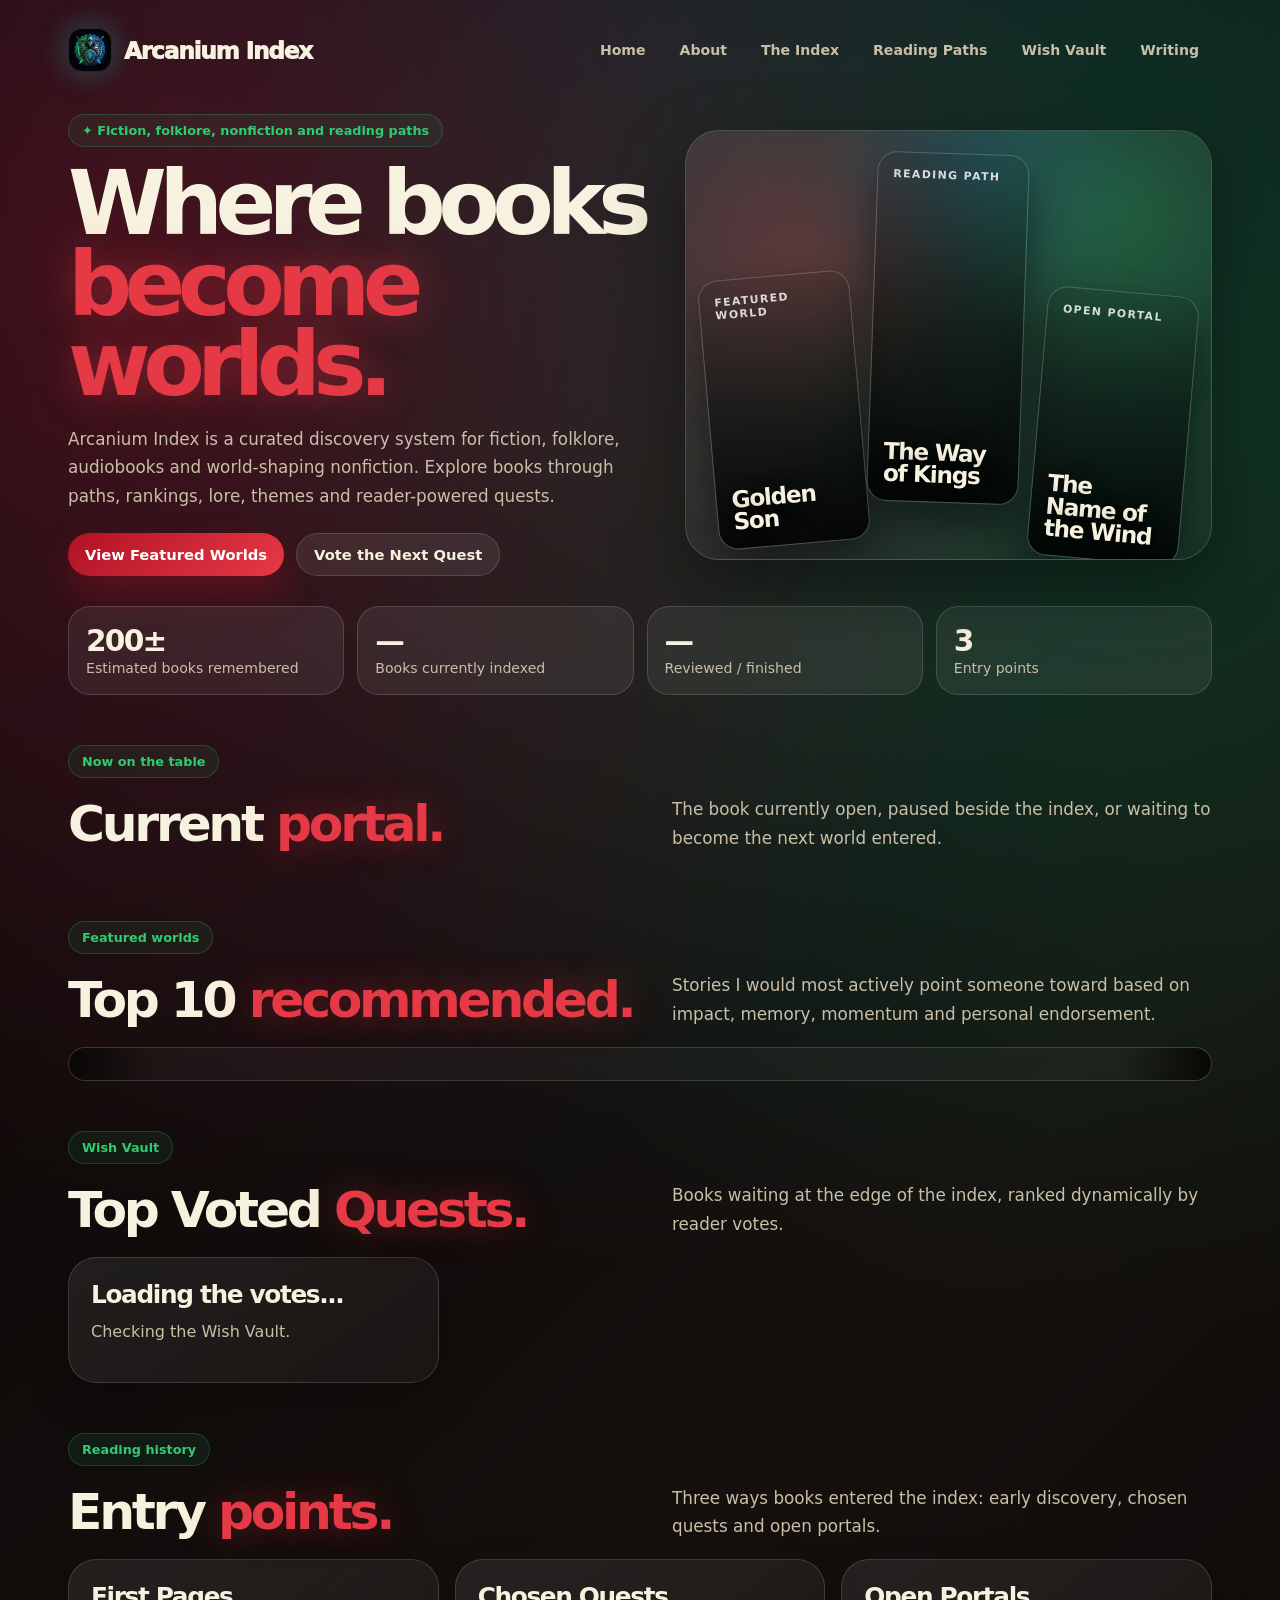
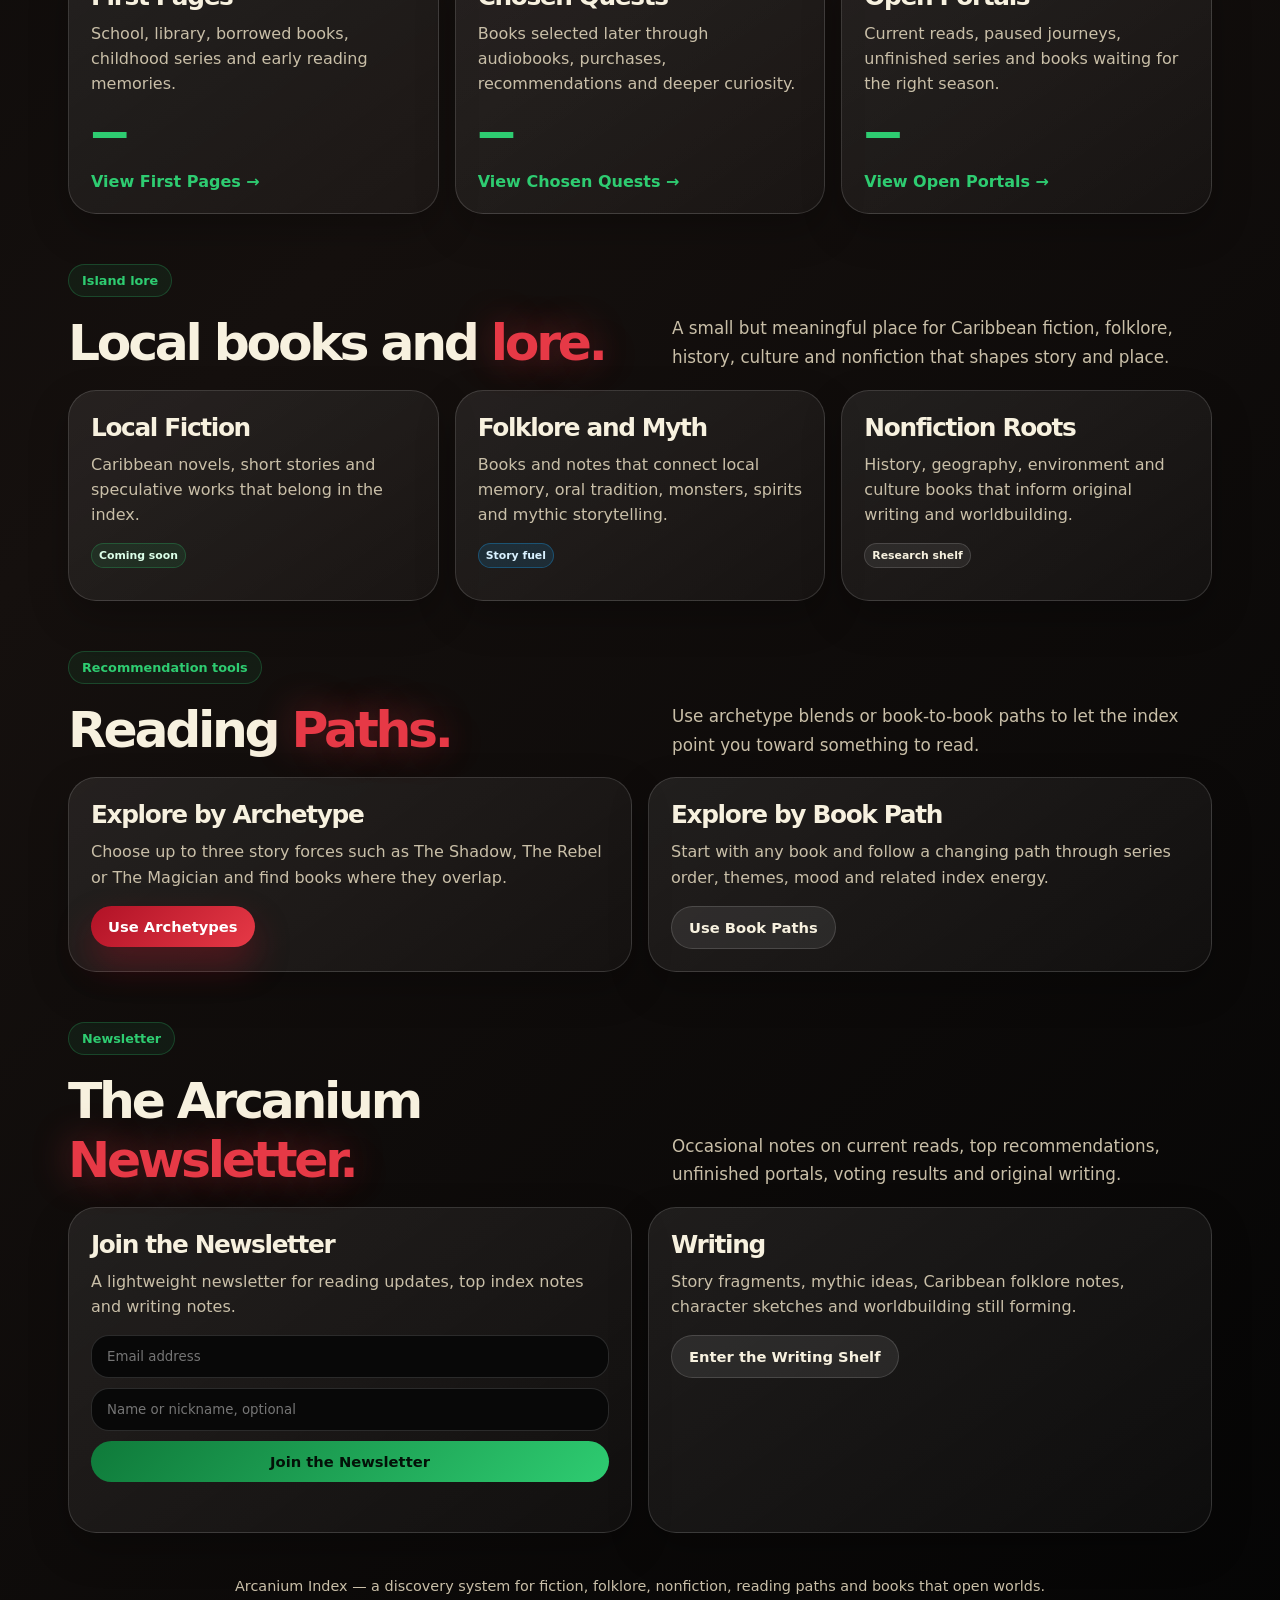
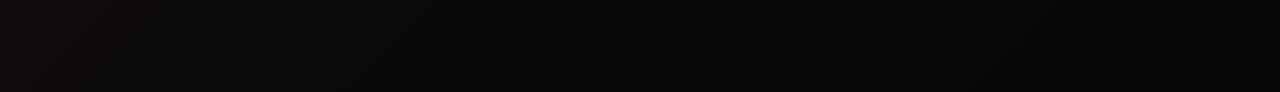
<file: index.html>
<!DOCTYPE html>
<html lang="en">
<head>
  <meta charset="UTF-8" />
  <meta name="viewport" content="width=device-width, initial-scale=1.0" />

  <meta
    name="description"
    content="Arcanium Index is a curated discovery system for fiction, folklore, audiobooks and world-shaping nonfiction."
  />

  <!-- Open Graph / Facebook / WhatsApp -->
  <meta property="og:title" content="Arcanium Index" />
  <meta
    property="og:description"
    content="Where books become worlds. Explore fiction, folklore, nonfiction, audiobooks and reading paths."
  />
  <meta property="og:type" content="website" />
  <meta property="og:url" content="https://projectideastt.github.io/arcanium-index/" />
  <meta property="og:site_name" content="Arcanium Index" />

  <meta
    property="og:image"
    content="https://projectideastt.github.io/arcanium-index/assets/arcanium-social-preview.png"
  />
  <meta
    property="og:image:secure_url"
    content="https://projectideastt.github.io/arcanium-index/assets/arcanium-social-preview.png"
  />
  <meta property="og:image:type" content="image/png" />
  <meta property="og:image:width" content="1200" />
  <meta property="og:image:height" content="1200" />
  <meta
    property="og:image:alt"
    content="Arcanium Index — Where books become worlds."
  />

  <!-- Twitter / X -->
  <meta name="twitter:card" content="summary_large_image" />
  <meta name="twitter:title" content="Arcanium Index" />
  <meta
    name="twitter:description"
    content="Where books become worlds. Explore fiction, folklore, nonfiction, audiobooks and reading paths."
  />
  <meta
    name="twitter:image"
    content="https://projectideastt.github.io/arcanium-index/assets/arcanium-social-preview.png"
  />

  <title>Home | Arcanium Index</title>

  <link rel="icon" href="assets/mythicshelf-01.ico" sizes="any" />
  <link rel="shortcut icon" href="assets/mythicshelf-01.ico" />
  <link rel="stylesheet" href="assets/style.css" />
</head>
  
<body>
  <main class="ms-site">
    <div class="ms-shell">

      <nav class="ms-nav">
        <a class="ms-brand" href="index.html">
          <img class="ms-logo-img" src="assets/mythicshelf-01.png" alt="Arcanium Index logo" />
          <span>Arcanium Index</span>
        </a>

        <div class="ms-links">
          <a href="index.html">Home</a>
          <a href="about.html">About</a>
          <a href="shelf.html">The Index</a>
          <a href="recommends.html">Reading Paths</a>
          <a href="wish-shelf.html">Wish Vault</a>
          <a href="writing.html">Writing</a>
        </div>
      </nav>

      <header class="hero">
        <div>
          <div class="eyebrow">✦ Fiction, folklore, nonfiction and reading paths</div>
          <h1>Where books <span>become worlds.</span></h1>
          <p>
            Arcanium Index is a curated discovery system for fiction, folklore, audiobooks and world-shaping nonfiction.
            Explore books through paths, rankings, lore, themes and reader-powered quests.
          </p>

          <div class="actions">
            <a class="btn btn-primary" href="#top10">View Featured Worlds</a>
            <a class="btn btn-secondary" href="wish-shelf.html">Vote the Next Quest</a>
          </div>
        </div>

        <div class="hero-panel">
          <div class="feature-stack">
            <div class="float-book" id="heroTopPick">
              <small>Featured World</small>
              <strong>Golden Son</strong>
            </div>

            <div class="float-book" id="heroChosenQuest">
              <small>Reading Path</small>
              <strong>The Way of Kings</strong>
            </div>

            <div class="float-book" id="heroOpenPortal">
              <small>Open Portal</small>
              <strong>The Name of the Wind</strong>
            </div>
          </div>
        </div>
      </header>

      <section class="stats">
        <div class="stat">
          <strong>200±</strong>
          <span>Estimated books remembered</span>
        </div>

        <div class="stat">
          <strong data-stat="logged">—</strong>
          <span>Books currently indexed</span>
        </div>

        <div class="stat">
          <strong data-stat="reviewed">—</strong>
          <span>Reviewed / finished</span>
        </div>

        <div class="stat">
          <strong>3</strong>
          <span>Entry points</span>
        </div>
      </section>

      <section>
        <div class="section-head">
          <div>
            <div class="eyebrow">Now on the table</div>
            <h2>Current <span>portal.</span></h2>
          </div>
          <p>
            The book currently open, paused beside the index, or waiting to become the next world entered.
          </p>
        </div>

        <div class="card-grid grid-4" id="currentGrid"></div>
      </section>

      <section id="top10">
        <div class="section-head">
          <div>
            <div class="eyebrow">Featured worlds</div>
            <h2>Top 10 <span>recommended.</span></h2>
          </div>
          <p>
            Stories I would most actively point someone toward based on impact, memory, momentum and personal endorsement.
          </p>
        </div>

        <div class="carousel-wrap">
          <div class="carousel-track" id="top10Track"></div>
        </div>
      </section>

      <section id="top-voted">
        <div class="section-head">
          <div>
            <div class="eyebrow">Wish Vault</div>
            <h2>Top Voted <span>Quests.</span></h2>
          </div>
          <p>
            Books waiting at the edge of the index, ranked dynamically by reader votes.
          </p>
        </div>

        <div class="card-grid grid-3" id="topVotesGrid">
          <article class="panel">
            <h3>Loading the votes...</h3>
            <p>Checking the Wish Vault.</p>
          </article>
        </div>
      </section>

      <section>
        <div class="section-head">
          <div>
            <div class="eyebrow">Reading history</div>
            <h2>Entry <span>points.</span></h2>
          </div>
          <p>
            Three ways books entered the index: early discovery, chosen quests and open portals.
          </p>
        </div>

        <div class="card-grid grid-3">
          <article class="panel">
            <h3>First Pages</h3>
            <p>
              School, library, borrowed books, childhood series and early reading memories.
            </p>
            <div class="era-count" data-era-count="First Pages">—</div>
            <a class="teaser-link" href="shelf.html">View First Pages →</a>
          </article>

          <article class="panel">
            <h3>Chosen Quests</h3>
            <p>
              Books selected later through audiobooks, purchases, recommendations and deeper curiosity.
            </p>
            <div class="era-count" data-era-count="Chosen Quests">—</div>
            <a class="teaser-link" href="shelf.html">View Chosen Quests →</a>
          </article>

          <article class="panel">
            <h3>Open Portals</h3>
            <p>
              Current reads, paused journeys, unfinished series and books waiting for the right season.
            </p>
            <div class="era-count" data-era-count="Open Portals">—</div>
            <a class="teaser-link" href="shelf.html">View Open Portals →</a>
          </article>
        </div>
      </section>

      <section>
        <div class="section-head">
          <div>
            <div class="eyebrow">Island lore</div>
            <h2>Local books and <span>lore.</span></h2>
          </div>
          <p>
            A small but meaningful place for Caribbean fiction, folklore, history, culture and nonfiction that shapes story and place.
          </p>
        </div>

        <div class="card-grid grid-3">
          <article class="panel">
            <h3>Local Fiction</h3>
            <p>
              Caribbean novels, short stories and speculative works that belong in the index.
            </p>
            <div class="pill-row">
              <span class="pill status">Coming soon</span>
            </div>
          </article>

          <article class="panel">
            <h3>Folklore and Myth</h3>
            <p>
              Books and notes that connect local memory, oral tradition, monsters, spirits and mythic storytelling.
            </p>
            <span class="pill blue-pill">Story fuel</span>
          </article>

          <article class="panel">
            <h3>Nonfiction Roots</h3>
            <p>
              History, geography, environment and culture books that inform original writing and worldbuilding.
            </p>
            <span class="pill">Research shelf</span>
          </article>
        </div>
      </section>

      <section>
        <div class="section-head">
          <div>
            <div class="eyebrow">Recommendation tools</div>
            <h2>Reading <span>Paths.</span></h2>
          </div>
          <p>
            Use archetype blends or book-to-book paths to let the index point you toward something to read.
          </p>
        </div>

        <div class="card-grid grid-2">
          <article class="panel">
            <h3>Explore by Archetype</h3>
            <p>
              Choose up to three story forces such as The Shadow, The Rebel or The Magician and find books where they overlap.
            </p>
            <a class="btn btn-primary" href="recommends.html#archetypes">Use Archetypes</a>
          </article>

          <article class="panel">
            <h3>Explore by Book Path</h3>
            <p>
              Start with any book and follow a changing path through series order, themes, mood and related index energy.
            </p>
            <a class="btn btn-secondary" href="recommends.html#bookpaths">Use Book Paths</a>
          </article>
        </div>
      </section>

      <section>
        <div class="section-head">
          <div>
            <div class="eyebrow">Newsletter</div>
            <h2>The Arcanium <span>Newsletter.</span></h2>
          </div>
          <p>
            Occasional notes on current reads, top recommendations, unfinished portals, voting results and original writing.
          </p>
        </div>

        <div class="card-grid grid-2">
          <article class="panel">
            <h3>Join the Newsletter</h3>
            <p>
              A lightweight newsletter for reading updates, top index notes and writing notes.
            </p>

            <form class="form" id="newsletterForm">
              <input name="email" type="email" placeholder="Email address" required />
              <input name="name" type="text" placeholder="Name or nickname, optional" />
              <button class="btn btn-green" type="submit">Join the Newsletter</button>
              <div class="form-message" id="newsletterMessage"></div>
            </form>
          </article>

          <article class="panel">
            <h3>Writing</h3>
            <p>
              Story fragments, mythic ideas, Caribbean folklore notes, character sketches and worldbuilding still forming.
            </p>
            <a class="btn btn-secondary" href="writing.html">Enter the Writing Shelf</a>
          </article>
        </div>
      </section>

      <p class="footer">
        Arcanium Index — a discovery system for fiction, folklore, nonfiction, reading paths and books that open worlds.
      </p>

    </div>
  </main>

  <script src="assets/script.js"></script>
</body>
</html>
</file>
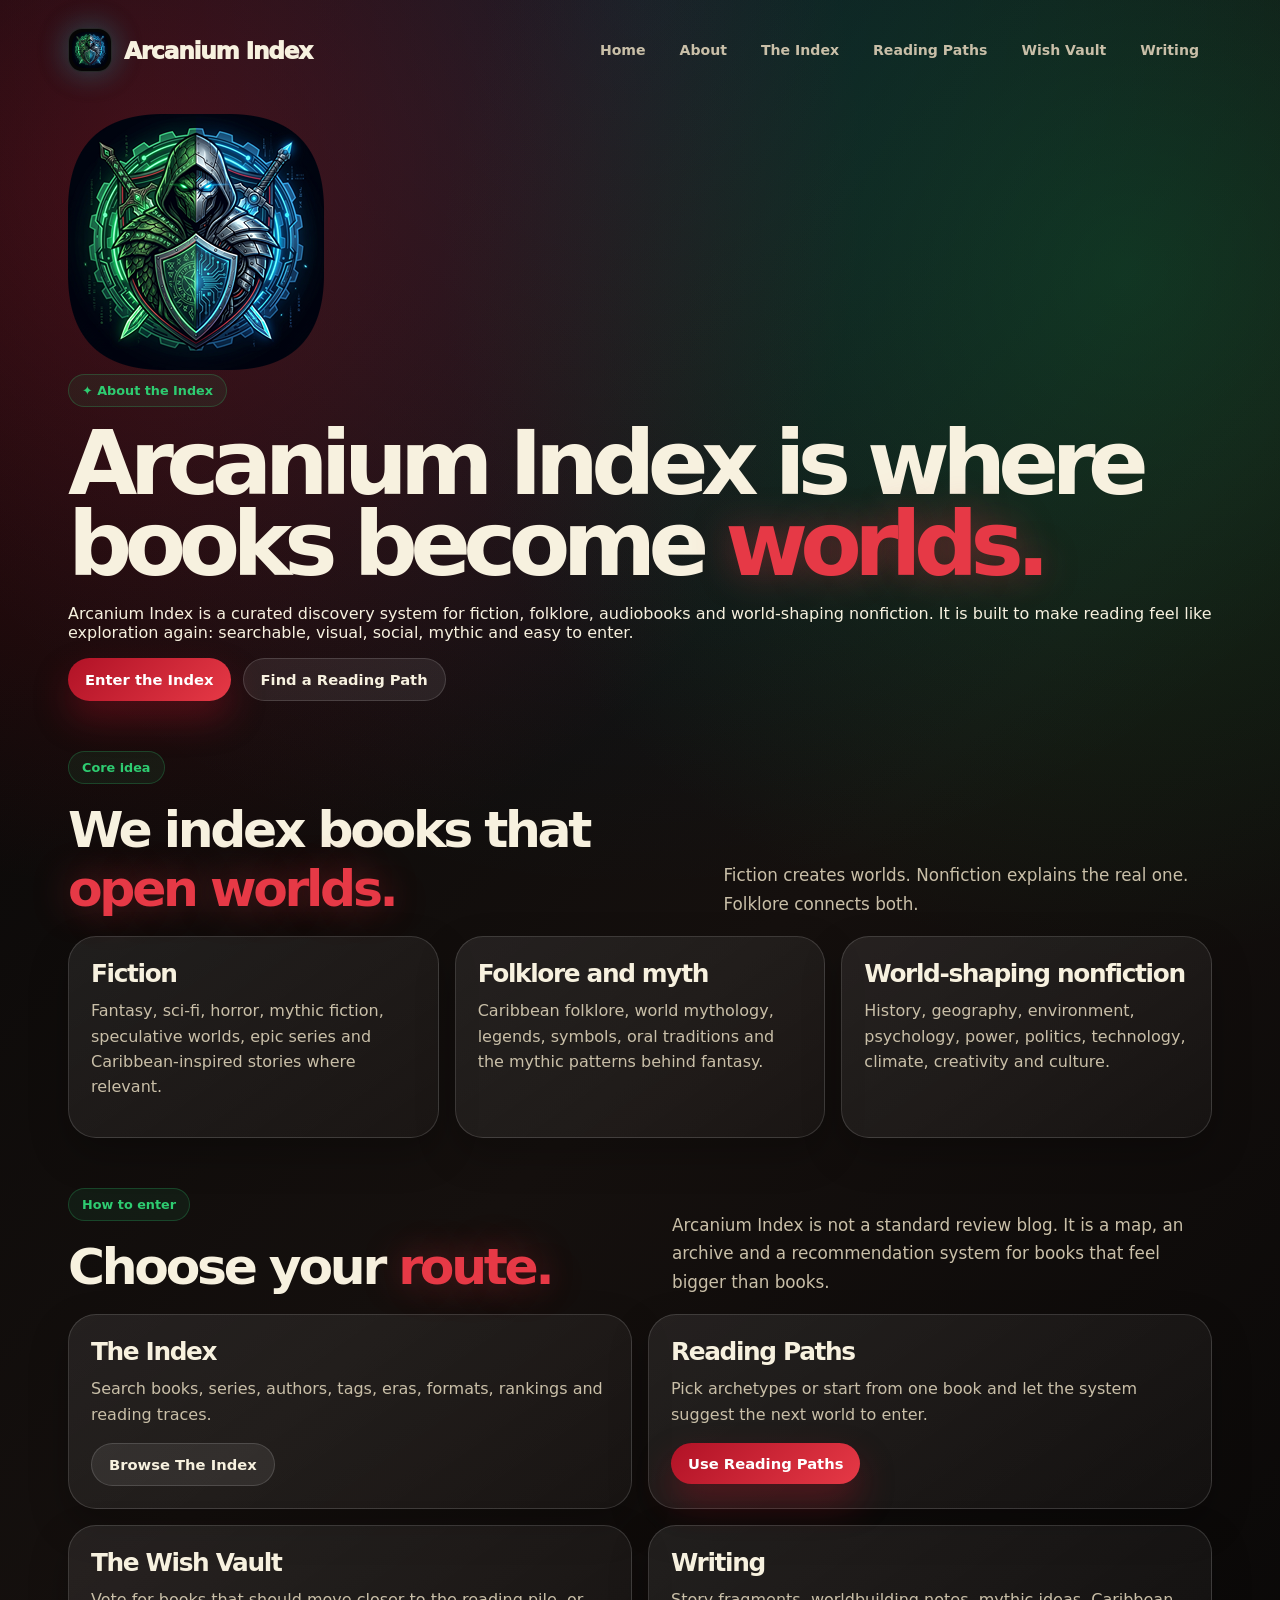
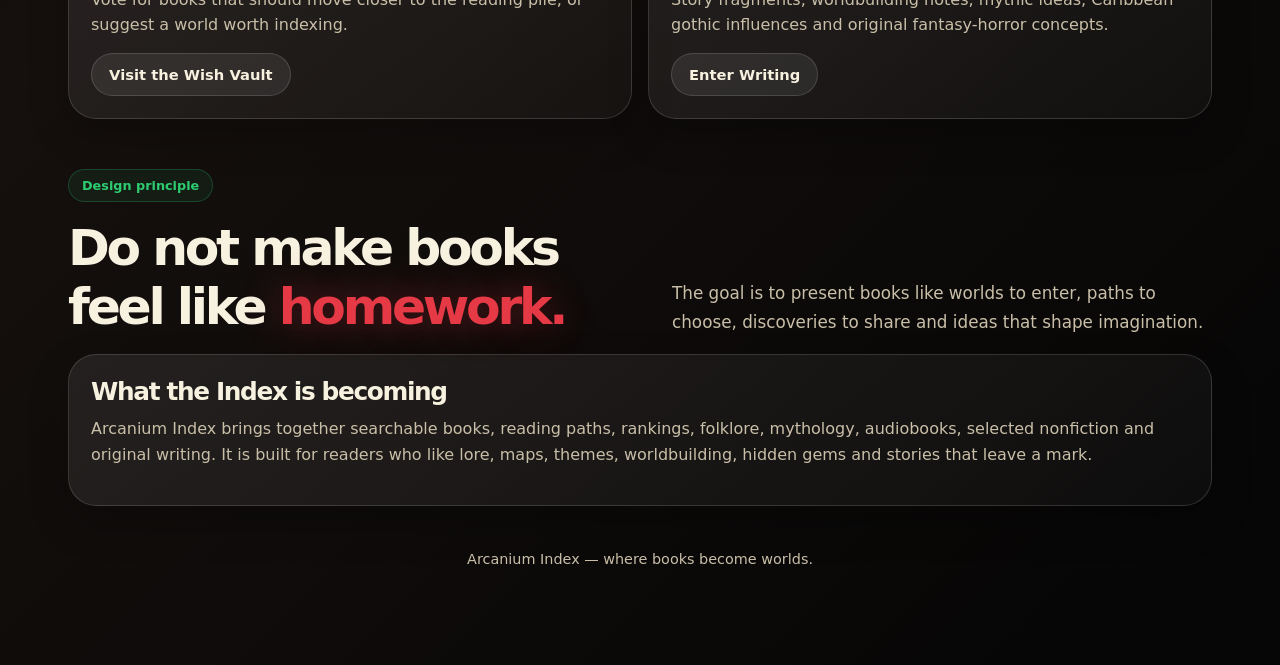
<file: about.html>
<!DOCTYPE html>
<html lang="en">
<head>
  <meta charset="UTF-8" />
  <meta name="viewport" content="width=device-width, initial-scale=1.0" />
  <meta name="description" content="About Arcanium Index, a curated discovery system for fiction, folklore, audiobooks and world-shaping nonfiction." />
  <title>About | Arcanium Index</title>
  <link rel="icon" href="assets/mythicshelf-01.ico" sizes="any" />
  <link rel="shortcut icon" href="assets/mythicshelf-01.ico" />
  <link rel="stylesheet" href="assets/style.css" />
</head>
<body>
  <main class="ms-site">
    <div class="ms-shell">
      <nav class="ms-nav">
  <a class="ms-brand" href="index.html">
    <img class="ms-logo-img" src="assets/mythicshelf-01.png" alt="Arcanium Index logo" />
    <span>Arcanium Index</span>
  </a>
  <div class="ms-links">
    <a href="index.html">Home</a>
    <a href="about.html">About</a>
    <a href="shelf.html">The Index</a>
    <a href="recommends.html">Reading Paths</a>
    <a href="wish-shelf.html">Wish Vault</a>
    <a href="writing.html">Writing</a>
  </div>
</nav>

      <header class="about-hero">
        <div class="about-logo-panel">
          <img class="about-logo-main" src="assets/mythicshelf-01.png" alt="Arcanium Index logo" />
        </div>

        <div>
          <div class="eyebrow">✦ About the Index</div>
          <h1>Arcanium Index is where books become <span>worlds.</span></h1>
          <p>
            Arcanium Index is a curated discovery system for fiction, folklore, audiobooks and world-shaping nonfiction. It is built to make reading feel like exploration again: searchable, visual, social, mythic and easy to enter.
          </p>
          <div class="actions">
            <a class="btn btn-primary" href="shelf.html">Enter the Index</a>
            <a class="btn btn-secondary" href="recommends.html">Find a Reading Path</a>
          </div>
        </div>
      </header>

      <section>
        <div class="section-head">
          <div>
            <div class="eyebrow">Core idea</div>
            <h2>We index books that <span>open worlds.</span></h2>
          </div>
          <p>
            Fiction creates worlds. Nonfiction explains the real one. Folklore connects both.
          </p>
        </div>

        <div class="card-grid grid-3">
          <article class="panel"><h3>Fiction</h3><p>Fantasy, sci-fi, horror, mythic fiction, speculative worlds, epic series and Caribbean-inspired stories where relevant.</p></article>
          <article class="panel"><h3>Folklore and myth</h3><p>Caribbean folklore, world mythology, legends, symbols, oral traditions and the mythic patterns behind fantasy.</p></article>
          <article class="panel"><h3>World-shaping nonfiction</h3><p>History, geography, environment, psychology, power, politics, technology, climate, creativity and culture.</p></article>
        </div>
      </section>

      <section>
        <div class="section-head">
          <div>
            <div class="eyebrow">How to enter</div>
            <h2>Choose your <span>route.</span></h2>
          </div>
          <p>
            Arcanium Index is not a standard review blog. It is a map, an archive and a recommendation system for books that feel bigger than books.
          </p>
        </div>

        <div class="card-grid grid-2">
          <article class="panel"><h3>The Index</h3><p>Search books, series, authors, tags, eras, formats, rankings and reading traces.</p><a class="btn btn-secondary" href="shelf.html">Browse The Index</a></article>
          <article class="panel"><h3>Reading Paths</h3><p>Pick archetypes or start from one book and let the system suggest the next world to enter.</p><a class="btn btn-primary" href="recommends.html">Use Reading Paths</a></article>
          <article class="panel"><h3>The Wish Vault</h3><p>Vote for books that should move closer to the reading pile, or suggest a world worth indexing.</p><a class="btn btn-secondary" href="wish-shelf.html">Visit the Wish Vault</a></article>
          <article class="panel"><h3>Writing</h3><p>Story fragments, worldbuilding notes, mythic ideas, Caribbean gothic influences and original fantasy-horror concepts.</p><a class="btn btn-secondary" href="writing.html">Enter Writing</a></article>
        </div>
      </section>

      <section>
        <div class="section-head">
          <div>
            <div class="eyebrow">Design principle</div>
            <h2>Do not make books feel like <span>homework.</span></h2>
          </div>
          <p>
            The goal is to present books like worlds to enter, paths to choose, discoveries to share and ideas that shape imagination.
          </p>
        </div>

        <div class="panel">
          <h3>What the Index is becoming</h3>
          <p>
            Arcanium Index brings together searchable books, reading paths, rankings, folklore, mythology, audiobooks, selected nonfiction and original writing. It is built for readers who like lore, maps, themes, worldbuilding, hidden gems and stories that leave a mark.
          </p>
        </div>
      </section>

      <p class="footer">Arcanium Index — where books become worlds.</p>
    </div>
  </main>
  <script src="assets/script.js"></script>
</body>
</html>
</file>
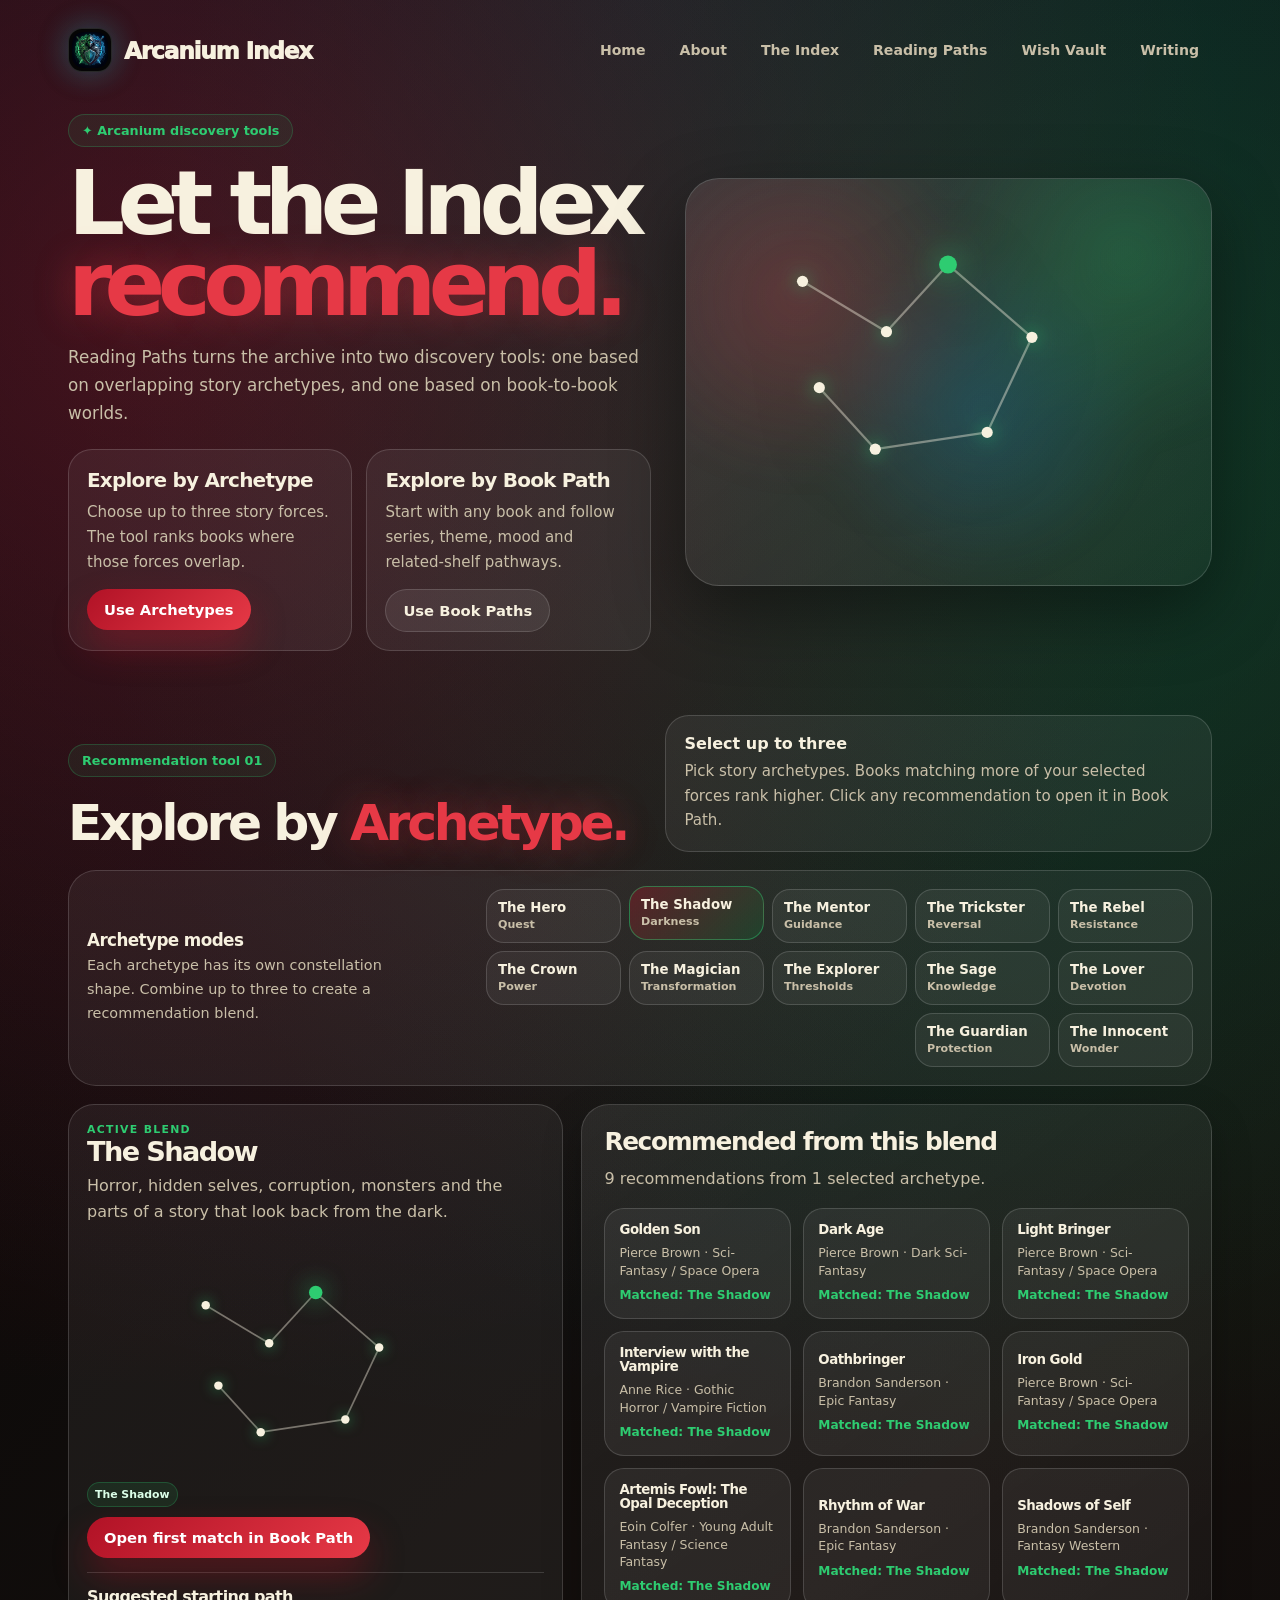
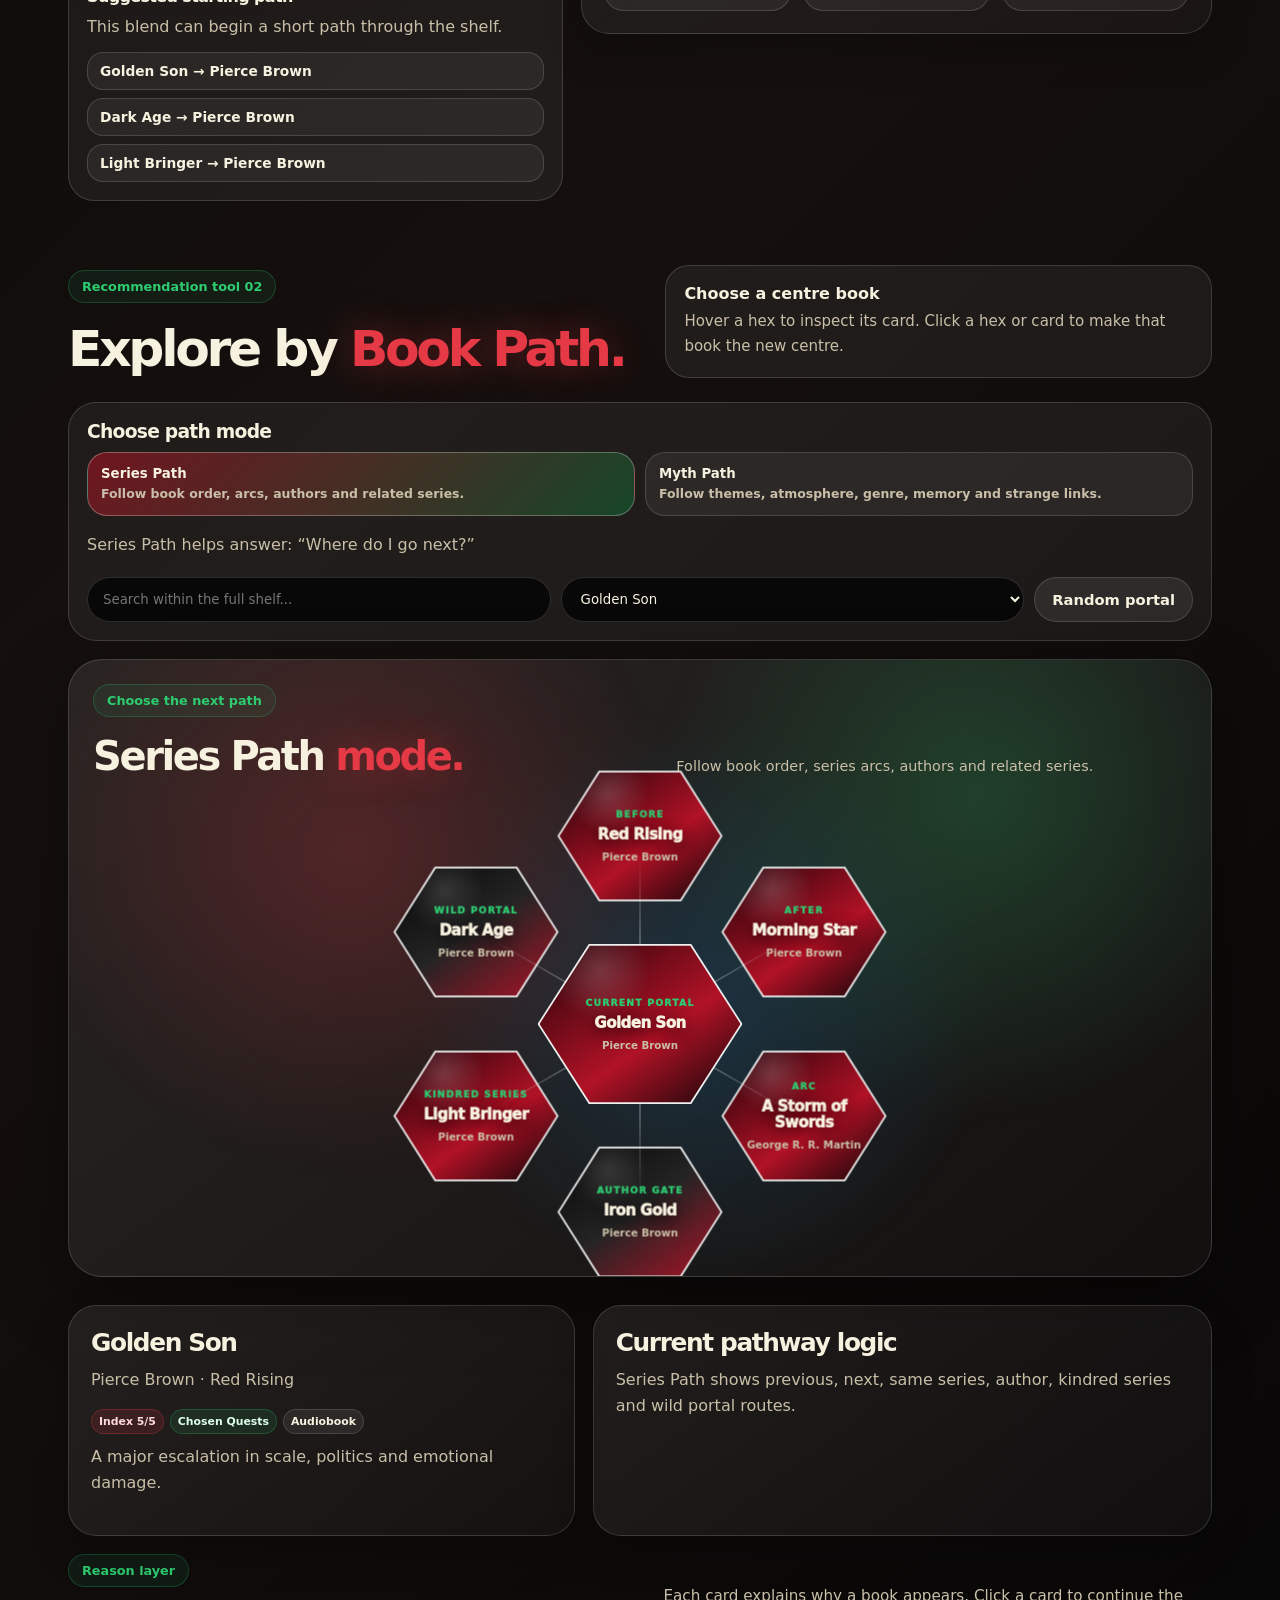
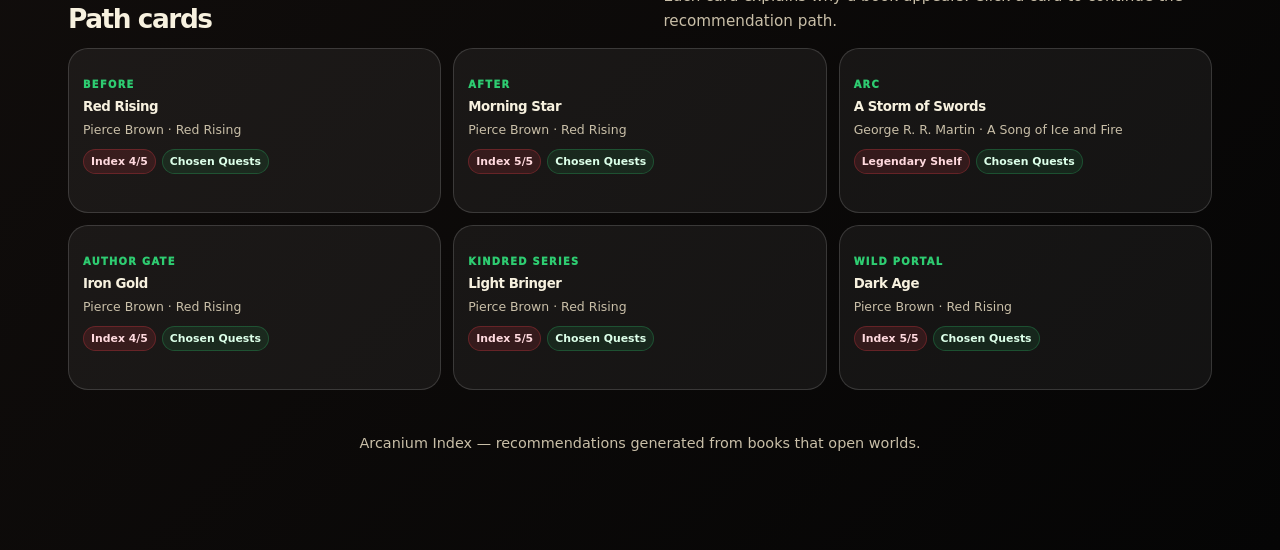
<file: recommends.html>
<!DOCTYPE html>
<html lang="en">
<head>
  <meta charset="UTF-8" />
  <meta name="viewport" content="width=device-width, initial-scale=1.0" />
  <meta name="description" content="Reading Paths uses the Arcanium archive to generate recommendations by archetype blend and book-to-book pathways." />
  <title>Reading Paths | Arcanium Index</title>
  <link rel="icon" href="assets/mythicshelf-01.ico" sizes="any" />
  <link rel="shortcut icon" href="assets/mythicshelf-01.ico" />
  <link rel="stylesheet" href="assets/style.css" />
  <link rel="stylesheet" href="assets/recommends.css" />
</head>
<body>
  <main class="ms-site rec-page">
    <div class="ms-shell">
      <nav class="ms-nav">
  <a class="ms-brand" href="index.html">
    <img class="ms-logo-img" src="assets/mythicshelf-01.png" alt="Arcanium Index logo" />
    <span>Arcanium Index</span>
  </a>
  <div class="ms-links">
    <a href="index.html">Home</a>
    <a href="about.html">About</a>
    <a href="shelf.html">The Index</a>
    <a href="recommends.html">Reading Paths</a>
    <a href="wish-shelf.html">Wish Vault</a>
    <a href="writing.html">Writing</a>
  </div>
</nav>

      <header class="rec-hero">
        <div class="rec-hero-copy">
          <div class="eyebrow">✦ Arcanium discovery tools</div>
          <h1>Let the Index <span>recommend.</span></h1>
          <p>
            Reading Paths turns the archive into two discovery tools: one based on overlapping story archetypes, and one based on book-to-book worlds.
          </p>
          <div class="rec-entry-grid">
            <article class="rec-entry-card">
              <strong>Explore by Archetype</strong>
              <p>Choose up to three story forces. The tool ranks books where those forces overlap.</p>
              <a class="btn btn-primary" href="#archetypes">Use Archetypes</a>
            </article>
            <article class="rec-entry-card">
              <strong>Explore by Book Path</strong>
              <p>Start with any book and follow series, theme, mood and related-shelf pathways.</p>
              <a class="btn btn-secondary" href="#bookpaths">Use Book Paths</a>
            </article>
          </div>
        </div>
        <div class="rec-hero-card" aria-hidden="true">
          <svg class="rec-big-constellation" id="heroConstellation" viewBox="0 0 420 320"></svg>
        </div>
      </header>

      <section id="archetypes" class="rec-section">
        <div class="rec-section-head">
          <div>
            <div class="eyebrow">Recommendation tool 01</div>
            <h2>Explore by <span>Archetype.</span></h2>
          </div>
          <div class="rec-info-card">
            <strong>Select up to three</strong>
            <p>Pick story archetypes. Books matching more of your selected forces rank higher. Click any recommendation to open it in Book Path.</p>
          </div>
        </div>

        <div class="rec-selector-bar">
          <div>
            <strong>Archetype modes</strong>
            <p>Each archetype has its own constellation shape. Combine up to three to create a recommendation blend.</p>
          </div>
          <div class="rec-arc-mode-list" id="archetypeModeList"></div>
        </div>

        <div class="rec-archetype-tool">
          <article class="rec-constellation-box">
            <div class="rec-active-blend">
              <small>Active blend</small>
              <h3 id="archetypeTitle">The Shadow</h3>
            </div>
            <p id="archetypeDescription"></p>
            <svg class="rec-mini-constellation" id="miniConstellation" viewBox="0 0 420 260" aria-hidden="true"></svg>
            <div class="pill-row" id="archetypePills"></div>
            <button class="btn btn-primary" id="sendFirstToHex">Open first match in Book Path</button>
            <div class="rec-preview-path">
              <h4>Suggested starting path</h4>
              <p>This blend can begin a short path through the shelf.</p>
              <div class="rec-preview-chain" id="previewChain"></div>
            </div>
          </article>

          <article class="panel rec-recommendations-panel">
            <h3>Recommended from this blend</h3>
            <p id="matchCount">Loading books...</p>
            <div class="rec-arc-books" id="archetypeBooks"></div>
          </article>
        </div>
      </section>

      <section id="bookpaths" class="rec-section">
        <div class="rec-section-head">
          <div>
            <div class="eyebrow">Recommendation tool 02</div>
            <h2>Explore by <span>Book Path.</span></h2>
          </div>
          <div class="rec-info-card">
            <strong>Choose a centre book</strong>
            <p>Hover a hex to inspect its card. Click a hex or card to make that book the new centre.</p>
          </div>
        </div>

        <div class="rec-mode-panel">
          <h3>Choose path mode</h3>
          <div class="rec-mode-toggle">
            <button class="rec-mode-btn active" data-mode="series">
              Series Path
              <span>Follow book order, arcs, authors and related series.</span>
            </button>
            <button class="rec-mode-btn" data-mode="myth">
              Myth Path
              <span>Follow themes, atmosphere, genre, memory and strange links.</span>
            </button>
          </div>
          <p id="modeDescription">Series Path helps answer: “Where do I go next?”</p>
          <div class="rec-controls">
            <input id="bookSearch" type="search" placeholder="Search within the full shelf..." />
            <select id="bookSelect"></select>
            <button class="btn btn-secondary" id="randomButton">Random portal</button>
          </div>
        </div>

        <section class="rec-board-panel" id="board">
          <div class="rec-board-title">
            <div>
              <div class="eyebrow">Choose the next path</div>
              <h2 id="boardTitle">Series Path <span>mode.</span></h2>
            </div>
            <p id="boardDescription"></p>
          </div>

          <div class="rec-hex-board">
            <div class="rec-connector c1"></div><div class="rec-connector c2"></div><div class="rec-connector c3"></div>
            <div class="rec-connector c4"></div><div class="rec-connector c5"></div><div class="rec-connector c6"></div>
            <button class="rec-hex rec-hex-center" id="centerHex"></button>
            <button class="rec-hex rec-hex-pos-1 fade-in" data-slot="0"></button>
            <button class="rec-hex rec-hex-pos-2 fade-in" data-slot="1"></button>
            <button class="rec-hex rec-hex-pos-3 fade-in" data-slot="2"></button>
            <button class="rec-hex rec-hex-pos-4 fade-in" data-slot="3"></button>
            <button class="rec-hex rec-hex-pos-5 fade-in" data-slot="4"></button>
            <button class="rec-hex rec-hex-pos-6 fade-in" data-slot="5"></button>
          </div>
        </section>

        <section class="rec-current-info">
          <article class="panel">
            <h3 id="currentTitle">Loading...</h3>
            <p id="currentMeta"></p>
            <div class="pill-row" id="currentPills"></div>
            <p id="currentHook"></p>
          </article>
          <article class="panel">
            <h3>Current pathway logic</h3>
            <p id="currentLogic">Series Path shows previous, next, same series, author, kindred series and wild portal routes.</p>
          </article>
        </section>

        <section class="rec-path-cards-wrap" id="pathcards">
          <div class="rec-path-cards-head">
            <div>
              <div class="eyebrow">Reason layer</div>
              <h3>Path cards</h3>
            </div>
            <p>Each card explains why a book appears. Click a card to continue the recommendation path.</p>
          </div>
          <div class="rec-path-cards" id="pathCards"></div>
        </section>
      </section>

      <p class="footer">Arcanium Index — recommendations generated from books that open worlds.</p>
    </div>
  </main>
  <script src="assets/recommends.js"></script>
</body>
</html>
</file>
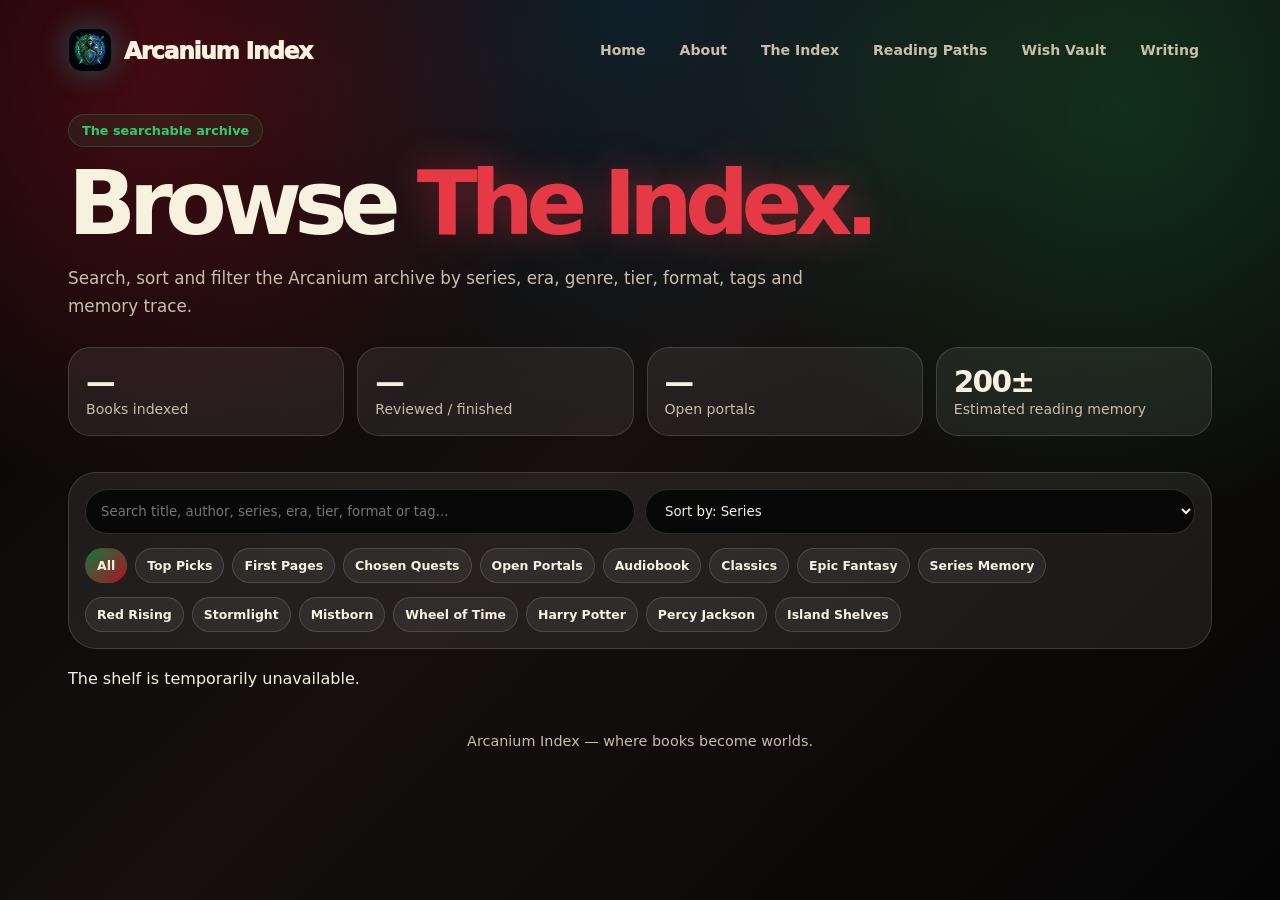
<file: shelf.html>
<!DOCTYPE html>
<html lang="en">
<head>
  <meta charset="UTF-8" />
  <meta name="viewport" content="width=device-width, initial-scale=1.0" />
  <meta name="description" content="The Index is the searchable Arcanium archive of fiction, folklore, nonfiction, series, tags, rankings and reading paths." />
  <title>The Index | Arcanium Index</title>
  <link rel="icon" href="assets/mythicshelf-01.ico" sizes="any" />
  <link rel="shortcut icon" href="assets/mythicshelf-01.ico" />
  <link rel="stylesheet" href="assets/style.css" />
</head>
<body>
  <main class="ms-site">
    <div class="ms-shell">
      
<nav class="ms-nav">
  <a class="ms-brand" href="index.html">
    <img class="ms-logo-img" src="assets/mythicshelf-01.png" alt="Arcanium Index logo" />
    <span>Arcanium Index</span>
  </a>
  <div class="ms-links">
    <a href="index.html">Home</a>
    <a href="about.html">About</a>
    <a href="shelf.html">The Index</a>
    <a href="recommends.html">Reading Paths</a>
    <a href="wish-shelf.html">Wish Vault</a>
    <a href="writing.html">Writing</a>
  </div>
</nav>

      
<div class="eyebrow">The searchable archive</div>
<h1>Browse <span>The Index.</span></h1>
<p class="intro">Search, sort and filter the Arcanium archive by series, era, genre, tier, format, tags and memory trace.</p>

<section class="stats">
  <div class="stat"><strong data-stat="logged">—</strong><span>Books indexed</span></div>
  <div class="stat"><strong data-stat="reviewed">—</strong><span>Reviewed / finished</span></div>
  <div class="stat"><strong data-stat="open">—</strong><span>Open portals</span></div>
  <div class="stat"><strong>200±</strong><span>Estimated reading memory</span></div>
</section>

<section>
  <div class="controls">
    <div class="search-row">
      <input id="shelfSearch" type="search" placeholder="Search title, author, series, era, tier, format or tag..." />
      <select id="sortSelect">
        <option value="series">Sort by: Series</option>
        <option value="score">Sort by: Index Score</option>
        <option value="era">Sort by: Reading Era</option>
        <option value="title">Sort by: Title A–Z</option>
      </select>
    </div>

    <div class="chip-row">
      <button class="chip active" data-filter="all">All</button>
      <button class="chip" data-filter="Yes">Top Picks</button>
      <button class="chip" data-filter="First Pages">First Pages</button>
      <button class="chip" data-filter="Chosen Quests">Chosen Quests</button>
      <button class="chip" data-filter="Open Portals">Open Portals</button>
      <button class="chip" data-filter="Audiobook">Audiobook</button>
      <button class="chip" data-filter="Classic">Classics</button>
      <button class="chip" data-filter="Epic Fantasy">Epic Fantasy</button>
      <button class="chip" data-filter="Series Memory">Series Memory</button>
    </div>

    <div class="chip-row">
      <button class="chip" data-filter="Red Rising">Red Rising</button>
      <button class="chip" data-filter="Stormlight">Stormlight</button>
      <button class="chip" data-filter="Mistborn">Mistborn</button>
      <button class="chip" data-filter="Wheel of Time">Wheel of Time</button>
      <button class="chip" data-filter="Harry Potter">Harry Potter</button>
      <button class="chip" data-filter="Percy Jackson">Percy Jackson</button>
      <button class="chip" data-filter="Caribbean">Island Shelves</button>
    </div>
  </div>

  <div data-error></div>
  <div class="card-grid grid-4" id="shelfGrid"></div>
</section>

      <p class="footer">Arcanium Index — where books become worlds.</p>
    </div>
  </main>
  <script src="assets/script.js"></script>
</body>
</html>
</file>
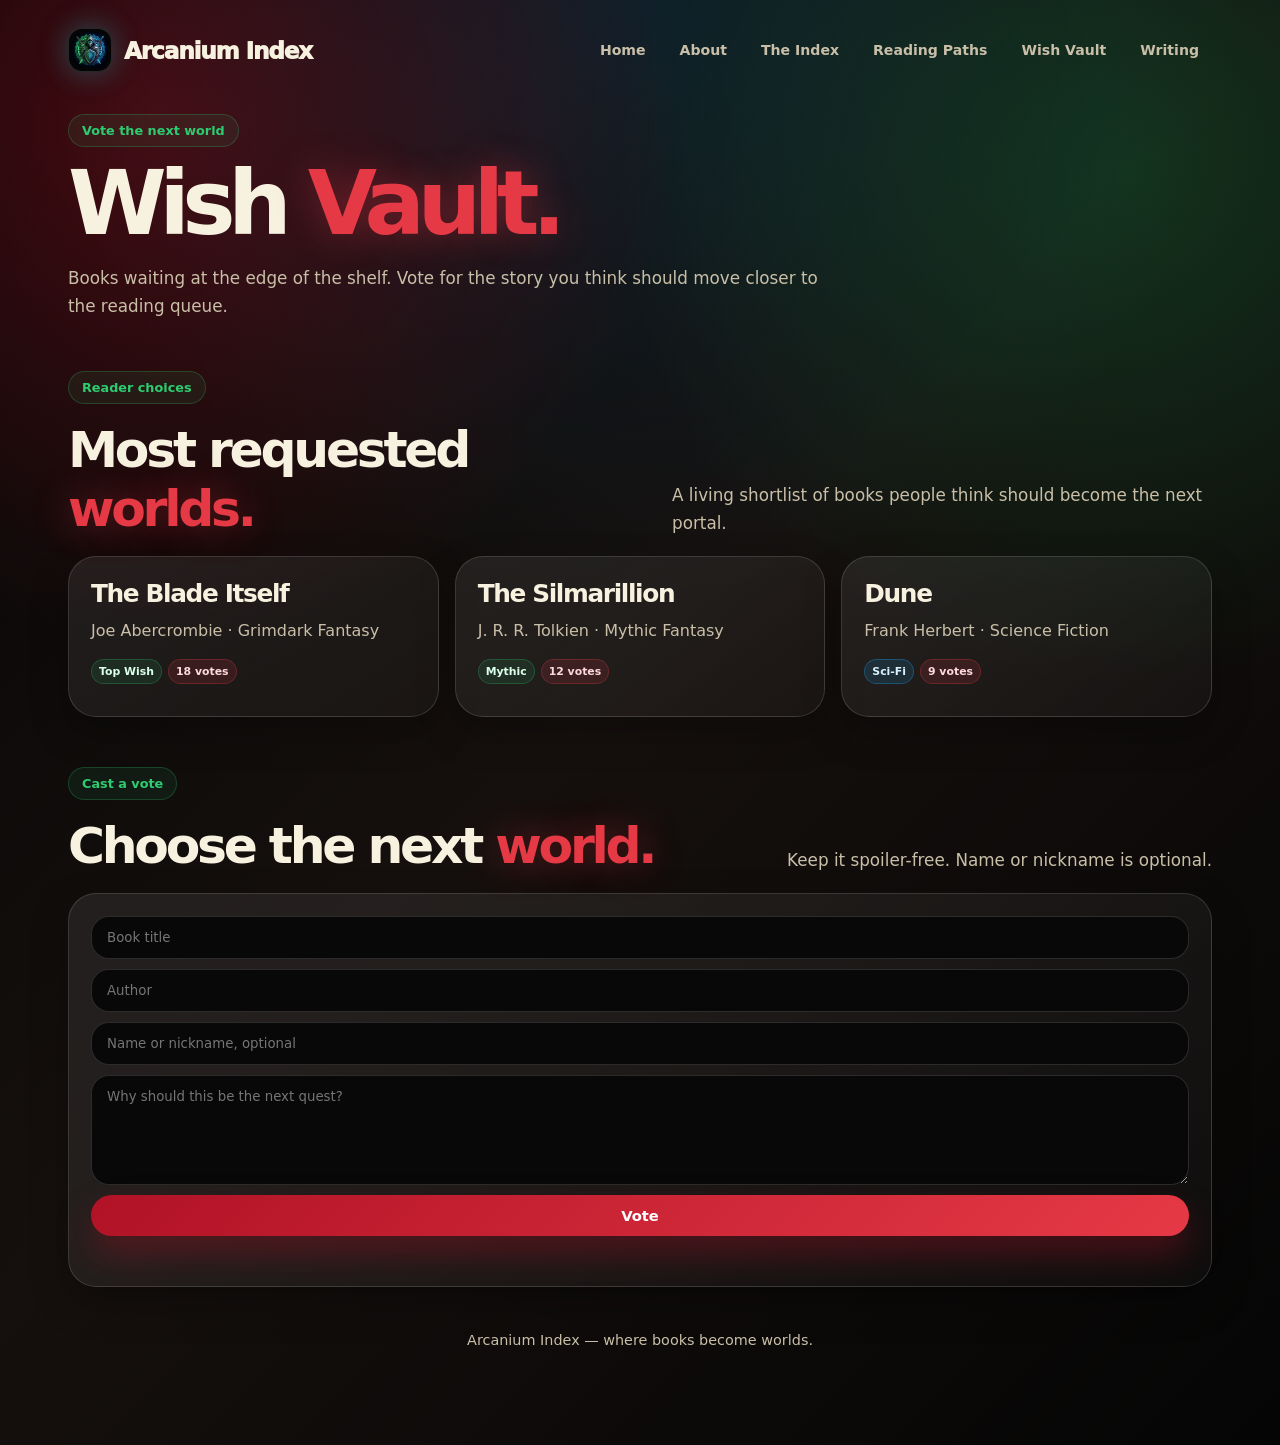
<file: wish-shelf.html>
<!DOCTYPE html>
<html lang="en">
<head>
  <meta charset="UTF-8" />
  <meta name="viewport" content="width=device-width, initial-scale=1.0" />
  <meta name="description" content="The Wish Vault lets readers vote for and suggest books to enter the Arcanium Index." />
  <title>Wish Vault | Arcanium Index</title>
  <link rel="icon" href="assets/mythicshelf-01.ico" sizes="any" />
  <link rel="shortcut icon" href="assets/mythicshelf-01.ico" />
  <link rel="stylesheet" href="assets/style.css" />
</head>
<body>
  <main class="ms-site">
    <div class="ms-shell">
      
<nav class="ms-nav">
  <a class="ms-brand" href="index.html">
    <img class="ms-logo-img" src="assets/mythicshelf-01.png" alt="Arcanium Index logo" />
    <span>Arcanium Index</span>
  </a>
  <div class="ms-links">
    <a href="index.html">Home</a>
    <a href="about.html">About</a>
    <a href="shelf.html">The Index</a>
    <a href="recommends.html">Reading Paths</a>
    <a href="wish-shelf.html">Wish Vault</a>
    <a href="writing.html">Writing</a>
  </div>
</nav>

      
<div class="eyebrow">Vote the next world</div>
<h1>Wish <span>Vault.</span></h1>
<p class="intro">Books waiting at the edge of the shelf. Vote for the story you think should move closer to the reading queue.</p>

<section>
  <div class="section-head">
    <div><div class="eyebrow">Reader choices</div><h2>Most requested <span>worlds.</span></h2></div>
    <p>A living shortlist of books people think should become the next portal.</p>
  </div>

  <div class="card-grid grid-3">
    <article class="panel"><h3>The Blade Itself</h3><p>Joe Abercrombie · Grimdark Fantasy</p><div class="pill-row"><span class="pill status">Top Wish</span><span class="pill score">18 votes</span></div></article>
    <article class="panel"><h3>The Silmarillion</h3><p>J. R. R. Tolkien · Mythic Fantasy</p><div class="pill-row"><span class="pill status">Mythic</span><span class="pill score">12 votes</span></div></article>
    <article class="panel"><h3>Dune</h3><p>Frank Herbert · Science Fiction</p><div class="pill-row"><span class="pill blue-pill">Sci-Fi</span><span class="pill score">9 votes</span></div></article>
  </div>
</section>

<section>
  <div class="section-head">
    <div><div class="eyebrow">Cast a vote</div><h2>Choose the next <span>world.</span></h2></div>
    <p>Keep it spoiler-free. Name or nickname is optional.</p>
  </div>

  <article class="panel">
    <form class="form" id="voteForm">
      <input name="bookTitle" type="text" placeholder="Book title" required />
      <input name="author" type="text" placeholder="Author" />
      <input name="voterName" type="text" placeholder="Name or nickname, optional" />
      <textarea name="reason" placeholder="Why should this be the next quest?"></textarea>
      <button class="btn btn-primary" type="submit">Vote</button>
      <div class="form-message" id="voteMessage"></div>
    </form>
  </article>
</section>

      <p class="footer">Arcanium Index — where books become worlds.</p>
    </div>
  </main>
  <script src="assets/script.js"></script>
</body>
</html>
</file>
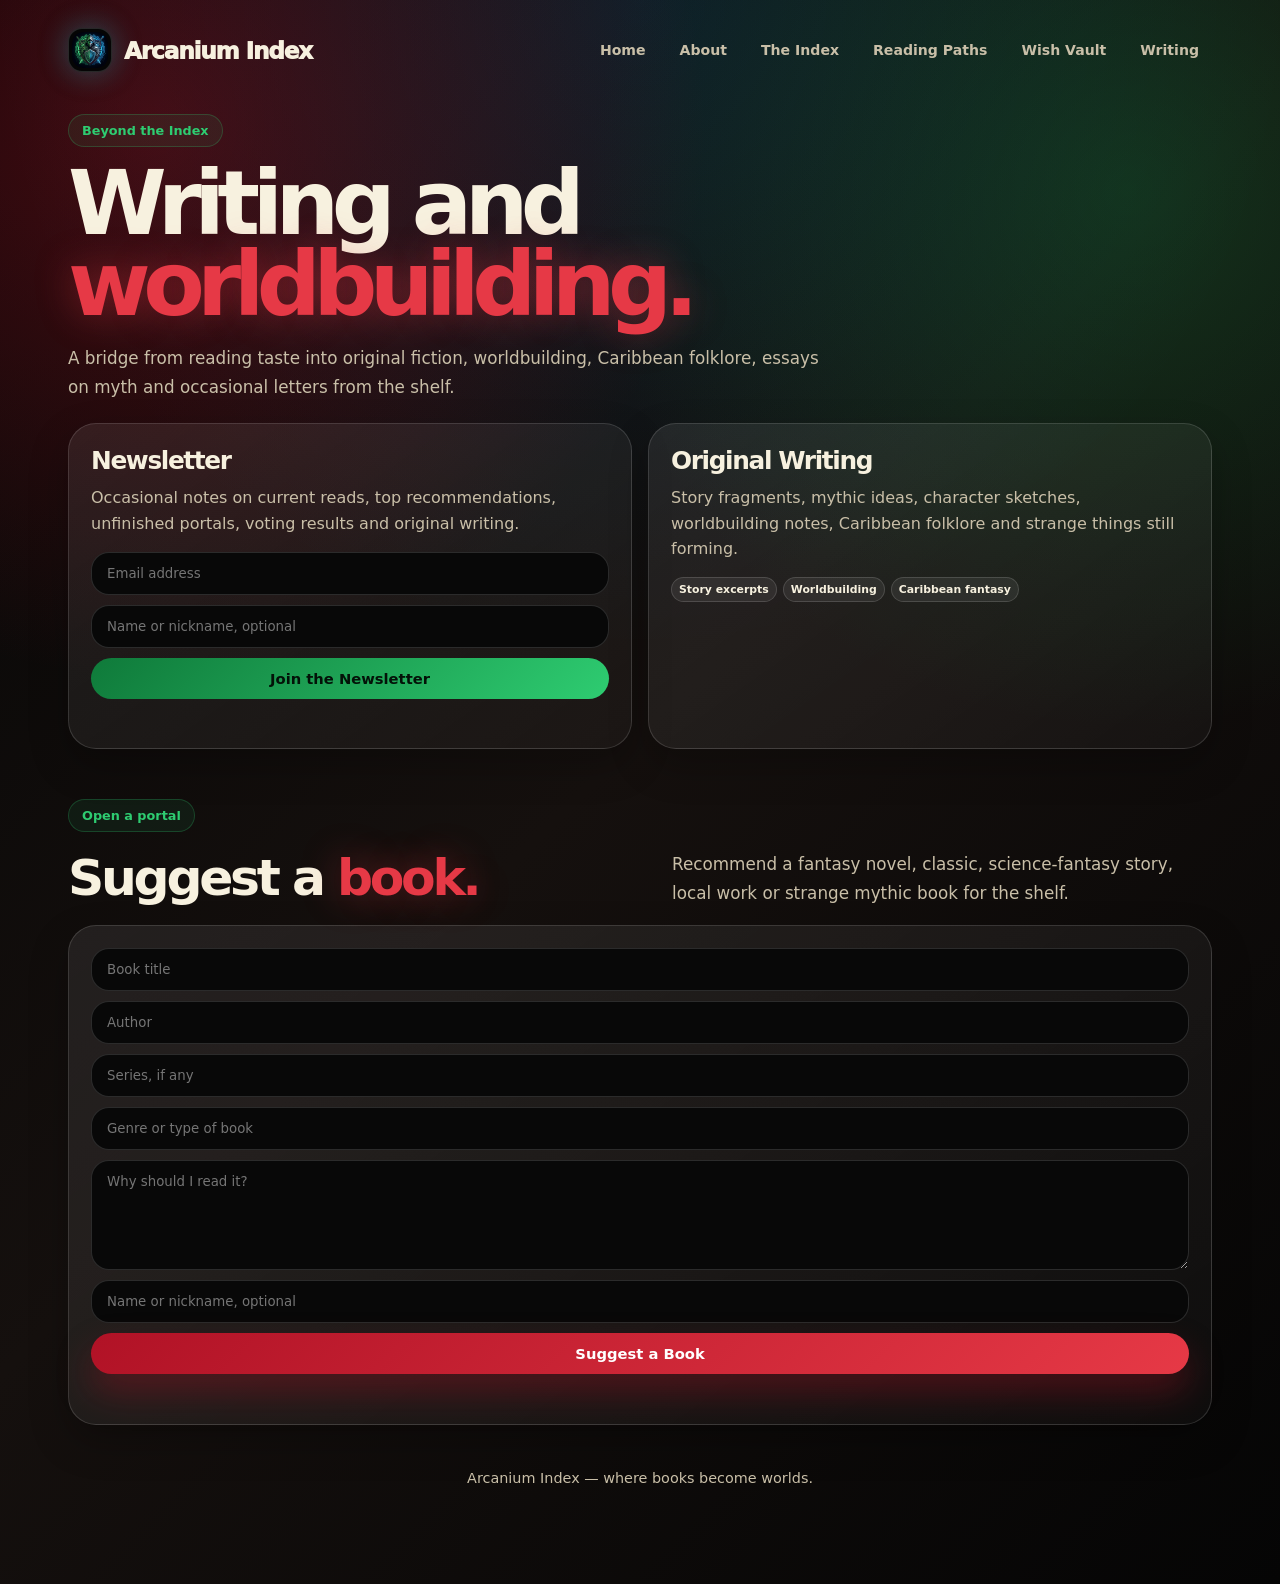
<file: writing.html>
<!DOCTYPE html>
<html lang="en">
<head>
  <meta charset="UTF-8" />
  <meta name="viewport" content="width=device-width, initial-scale=1.0" />
  <meta name="description" content="Writing notes and original worldbuilding from Arcanium Index." />
  <title>Writing | Arcanium Index</title>
  <link rel="icon" href="assets/mythicshelf-01.ico" sizes="any" />
  <link rel="shortcut icon" href="assets/mythicshelf-01.ico" />
  <link rel="stylesheet" href="assets/style.css" />
</head>
<body>
  <main class="ms-site">
    <div class="ms-shell">
      
<nav class="ms-nav">
  <a class="ms-brand" href="index.html">
    <img class="ms-logo-img" src="assets/mythicshelf-01.png" alt="Arcanium Index logo" />
    <span>Arcanium Index</span>
  </a>
  <div class="ms-links">
    <a href="index.html">Home</a>
    <a href="about.html">About</a>
    <a href="shelf.html">The Index</a>
    <a href="recommends.html">Reading Paths</a>
    <a href="wish-shelf.html">Wish Vault</a>
    <a href="writing.html">Writing</a>
  </div>
</nav>

      
<div class="eyebrow">Beyond the Index</div>
<h1>Writing and <span>worldbuilding.</span></h1>
<p class="intro">A bridge from reading taste into original fiction, worldbuilding, Caribbean folklore, essays on myth and occasional letters from the shelf.</p>

<section>
  <div class="card-grid grid-2">
    <article class="panel">
      <h3>Newsletter</h3>
      <p>Occasional notes on current reads, top recommendations, unfinished portals, voting results and original writing.</p>
      <form class="form" id="newsletterForm">
        <input name="email" type="email" placeholder="Email address" required />
        <input name="name" type="text" placeholder="Name or nickname, optional" />
        <button class="btn btn-green" type="submit">Join the Newsletter</button>
        <div class="form-message" id="newsletterMessage"></div>
      </form>
    </article>

    <article class="panel">
      <h3>Original Writing</h3>
      <p>Story fragments, mythic ideas, character sketches, worldbuilding notes, Caribbean folklore and strange things still forming.</p>
      <div class="pill-row">
        <span class="pill">Story excerpts</span>
        <span class="pill">Worldbuilding</span>
        <span class="pill">Caribbean fantasy</span>
      </div>
    </article>
  </div>
</section>

<section>
  <div class="section-head">
    <div><div class="eyebrow">Open a portal</div><h2>Suggest a <span>book.</span></h2></div>
    <p>Recommend a fantasy novel, classic, science-fantasy story, local work or strange mythic book for the shelf.</p>
  </div>

  <article class="panel">
    <form class="form" id="suggestForm">
      <input name="bookTitle" type="text" placeholder="Book title" required />
      <input name="author" type="text" placeholder="Author" required />
      <input name="series" type="text" placeholder="Series, if any" />
      <input name="genre" type="text" placeholder="Genre or type of book" />
      <textarea name="why" placeholder="Why should I read it?"></textarea>
      <input name="suggestedBy" type="text" placeholder="Name or nickname, optional" />
      <button class="btn btn-primary" type="submit">Suggest a Book</button>
      <div class="form-message" id="suggestMessage"></div>
    </form>
  </article>
</section>

      <p class="footer">Arcanium Index — where books become worlds.</p>
    </div>
  </main>
  <script src="assets/script.js"></script>
</body>
</html>
</file>
<file: assets/style.css>
:root {
  --black:#050505;
  --panel:rgba(255,255,255,.07);
  --panel2:rgba(255,255,255,.11);
  --line:rgba(255,255,255,.14);
  --cream:#f7f1df;
  --muted:#c9bfa8;
  --red:#b11226;
  --red2:#e63946;
  --green:#0f7a3a;
  --green2:#2ecc71;
  --blue:#18a8ff;
}
*{box-sizing:border-box}
html{scroll-behavior:smooth}
body{margin:0;background:#050505;color:var(--cream);font-family:Inter,system-ui,-apple-system,BlinkMacSystemFont,"Segoe UI",sans-serif}
.ms-site{min-height:100vh;background:
  radial-gradient(circle at 12% 8%,rgba(177,18,38,.35),transparent 30%),
  radial-gradient(circle at 88% 12%,rgba(15,122,58,.32),transparent 30%),
  radial-gradient(circle at 50% 0%,rgba(24,168,255,.13),transparent 38%),
  linear-gradient(135deg,#050505,#15100e 48%,#050505)}
.ms-shell{max-width:1180px;margin:0 auto;padding:28px 18px 80px}
.ms-nav{display:flex;justify-content:space-between;align-items:center;gap:14px;margin-bottom:42px}
.ms-brand{display:flex;align-items:center;gap:12px;font-size:1.45rem;font-weight:950;letter-spacing:-.05em;text-decoration:none;color:var(--cream)}
.ms-logo-img{width:44px;height:44px;border-radius:14px;object-fit:contain;background:#050505;padding:3px;border:1px solid var(--line);box-shadow:0 0 30px rgba(24,168,255,.24),0 0 34px rgba(46,204,113,.18)}
.ms-mark{width:44px;height:44px;border-radius:16px;display:grid;place-items:center;background:linear-gradient(135deg,rgba(46,204,113,.9),transparent 42%),linear-gradient(315deg,rgba(24,168,255,.9),transparent 40%),linear-gradient(135deg,var(--red),#050505 52%,var(--green));border:1px solid var(--line);box-shadow:0 0 30px rgba(24,168,255,.24),0 0 34px rgba(46,204,113,.18)}
.ms-links{display:flex;flex-wrap:wrap;gap:8px}
.ms-links a{color:var(--muted);text-decoration:none;padding:9px 12px;border-radius:999px;border:1px solid transparent;font-size:.88rem;font-weight:750}
.ms-links a:hover,.ms-links a.active{color:var(--cream);border-color:var(--line);background:rgba(255,255,255,.06)}
.hero{display:grid;grid-template-columns:1.05fr .95fr;gap:34px;align-items:center;margin-bottom:30px}
.eyebrow{display:inline-flex;color:var(--green2);background:rgba(46,204,113,.08);border:1px solid rgba(46,204,113,.24);padding:8px 13px;border-radius:999px;font-size:.8rem;font-weight:850;margin-bottom:16px}
h1{font-size:clamp(2.9rem,7vw,5.9rem);line-height:.9;letter-spacing:-.085em;margin:0 0 20px}
h1 span,.section-head h2 span{color:var(--red2);text-shadow:0 0 38px rgba(230,57,70,.42)}
.hero p,.section-head p,.intro{color:var(--muted);font-size:1.05rem;line-height:1.7;margin:0}
.hero p,.intro{max-width:760px;margin-bottom:22px}
.actions{display:flex;flex-wrap:wrap;gap:12px}
.btn{border:0;border-radius:999px;padding:12px 17px;font-weight:850;cursor:pointer;text-decoration:none;display:inline-flex;align-items:center;justify-content:center;color:white;font-family:inherit;font-size:.92rem}
.btn-primary{background:linear-gradient(135deg,var(--red),var(--red2));box-shadow:0 18px 35px rgba(177,18,38,.35)}
.btn-secondary{background:rgba(255,255,255,.08);border:1px solid var(--line);color:var(--cream)}
.btn-green{background:linear-gradient(135deg,var(--green),var(--green2));color:#031208}
.hero-panel{border-radius:34px;min-height:430px;background:linear-gradient(145deg,rgba(255,255,255,.09),rgba(255,255,255,.03));border:1px solid var(--line);box-shadow:0 24px 70px rgba(0,0,0,.42);padding:22px;position:relative;overflow:hidden}
.hero-panel:before{content:"";position:absolute;inset:-80px;background:
  radial-gradient(circle at 28% 35%,rgba(230,57,70,.25),transparent 30%),
  radial-gradient(circle at 76% 28%,rgba(46,204,113,.22),transparent 28%),
  radial-gradient(circle at 55% 20%,rgba(24,168,255,.16),transparent 28%);filter:blur(16px)}
.feature-stack{position:relative;z-index:2;height:100%;display:grid;grid-template-columns:repeat(3,1fr);gap:12px;align-items:end}
.float-book{min-height:270px;border-radius:20px;padding:15px;border:1px solid rgba(255,255,255,.17);box-shadow:0 20px 40px rgba(0,0,0,.45);display:flex;flex-direction:column;justify-content:space-between;background-size:cover;background-position:center;position:relative;overflow:hidden}
.float-book:after{content:"";position:absolute;inset:0;background:linear-gradient(180deg,rgba(0,0,0,.1),rgba(0,0,0,.86))}
.float-book > *{position:relative;z-index:2}
.float-book:nth-child(1){transform:translateY(42px) rotate(-5deg)}
.float-book:nth-child(2){min-height:350px;transform:rotate(2deg)}
.float-book:nth-child(3){transform:translateY(58px) rotate(5deg)}
.float-book small{text-transform:uppercase;letter-spacing:.13em;color:rgba(255,255,255,.82);font-size:.68rem;font-weight:900}
.float-book strong{font-size:1.45rem;line-height:.98;letter-spacing:-.055em;text-shadow:0 3px 20px rgba(0,0,0,.8)}
.stats{display:grid;grid-template-columns:repeat(4,1fr);gap:13px;margin:26px 0 36px}
.stat{background:var(--panel);border:1px solid var(--line);border-radius:22px;padding:17px}
.stat strong{display:block;font-size:1.85rem;letter-spacing:-.06em}
.stat span{color:var(--muted);font-size:.88rem}
.section-head{display:flex;justify-content:space-between;gap:22px;align-items:end;margin:50px 0 18px}
.section-head h2{margin:0;font-size:clamp(1.9rem,4vw,3.15rem);letter-spacing:-.065em}
.section-head p{max-width:540px}
.card-grid{display:grid;gap:16px}
.grid-4{grid-template-columns:repeat(4,1fr)}
.grid-3{grid-template-columns:repeat(3,1fr)}
.grid-2{grid-template-columns:repeat(2,1fr)}
.panel{border-radius:28px;padding:22px;background:linear-gradient(145deg,rgba(255,255,255,.08),rgba(255,255,255,.03));border:1px solid var(--line);box-shadow:0 16px 38px rgba(0,0,0,.25)}
.panel h3{margin:0 0 10px;font-size:1.55rem;letter-spacing:-.055em}
.panel p{color:var(--muted);line-height:1.58;margin:0 0 16px}
.book-card{background:linear-gradient(180deg,rgba(255,255,255,.075),rgba(255,255,255,.03));border:1px solid var(--line);border-radius:24px;overflow:hidden;box-shadow:0 14px 34px rgba(0,0,0,.28);transition:.25s ease}
.book-card:hover{transform:translateY(-5px);border-color:rgba(255,255,255,.25);box-shadow:0 24px 50px rgba(0,0,0,.44)}
.cover{height:230px;padding:15px;background-size:cover;background-position:center;display:flex;flex-direction:column;justify-content:space-between;position:relative;overflow:hidden}
.cover:after{content:"";position:absolute;inset:0;background:linear-gradient(180deg,rgba(0,0,0,.08),rgba(0,0,0,.82))}
.cover small,.cover strong,.rank{position:relative;z-index:2}
.cover small{color:rgba(255,255,255,.82);text-transform:uppercase;letter-spacing:.12em;font-size:.64rem;font-weight:900}
.cover strong{font-size:1.28rem;line-height:1;letter-spacing:-.05em;text-shadow:0 3px 18px rgba(0,0,0,.8)}
.rank{width:34px;height:34px;display:grid;place-items:center;border-radius:999px;background:linear-gradient(135deg,var(--red),var(--green));border:1px solid rgba(255,255,255,.25);font-size:.82rem;font-weight:950}
.red{background:linear-gradient(145deg,#1b0308,#b11226 58%,#050505)}
.green{background:linear-gradient(145deg,#031409,#0f7a3a 58%,#050505)}
.mixed{background:linear-gradient(145deg,#050505,#b11226 44%,#0f7a3a)}
.dark{background:linear-gradient(145deg,#050505,#242424 48%,#b11226)}
.blue{background:linear-gradient(145deg,#050505,#18a8ff 35%,#0f7a3a)}
.book-body{padding:14px}
.book-body h3{margin:0 0 4px;font-size:.98rem;line-height:1.15;letter-spacing:-.035em}
.meta{color:var(--muted);font-size:.78rem;line-height:1.35;margin-bottom:10px}
.pill-row{display:flex;flex-wrap:wrap;gap:6px;margin-bottom:10px}
.pill{display:inline-flex;padding:5px 7px;border-radius:999px;border:1px solid var(--line);background:rgba(255,255,255,.07);color:var(--cream);font-size:.68rem;font-weight:800}
.pill.score{background:rgba(230,57,70,.14);border-color:rgba(230,57,70,.28);color:#ffd9de}
.pill.status{background:rgba(46,204,113,.1);border-color:rgba(46,204,113,.25);color:#dcffe9}
.pill.blue-pill{background:rgba(24,168,255,.13);border-color:rgba(24,168,255,.3);color:#d9f1ff}
.note{margin:0;color:var(--muted);font-size:.82rem;line-height:1.48}
.carousel-wrap{overflow:hidden;border-radius:28px;border:1px solid var(--line);background:rgba(255,255,255,.035);padding:16px;position:relative}
.carousel-wrap:before,.carousel-wrap:after{content:"";position:absolute;top:0;width:90px;height:100%;z-index:4;pointer-events:none}
.carousel-wrap:before{left:0;background:linear-gradient(90deg,#090706,transparent)}
.carousel-wrap:after{right:0;background:linear-gradient(270deg,#090706,transparent)}
.carousel-track{display:flex;gap:16px;width:max-content;animation:slide 45s linear infinite}
.carousel-wrap:hover .carousel-track{animation-play-state:paused}
@keyframes slide{from{transform:translateX(0)}to{transform:translateX(-50%)}}
.carousel-card{width:220px;flex:0 0 220px}
.era-count{font-size:2.25rem;font-weight:950;letter-spacing:-.07em;color:var(--green2);margin-bottom:12px}
.teaser-link{color:var(--green2);text-decoration:none;font-weight:900;display:inline-flex;margin-top:6px}
.form{display:grid;gap:10px}
.form input,.form textarea,.form select{width:100%;background:#080808;color:var(--cream);border:1px solid var(--line);border-radius:18px;padding:13px 15px;font-family:inherit;outline:none}
.form textarea{min-height:110px;resize:vertical}
.form-message{color:var(--green2);font-size:.9rem;min-height:1.1rem}
.controls{background:var(--panel);border:1px solid var(--line);border-radius:28px;padding:16px;display:grid;gap:14px;margin-bottom:20px}
.search-row{display:flex;gap:10px;flex-wrap:wrap}
.search-row input,.search-row select{flex:1;min-width:220px;background:#080808;color:var(--cream);border:1px solid var(--line);border-radius:999px;padding:13px 15px;outline:none;font-family:inherit}
.chip-row{display:flex;gap:8px;flex-wrap:wrap}
.chip{border:1px solid var(--line);background:rgba(255,255,255,.06);color:var(--cream);padding:9px 11px;border-radius:999px;cursor:pointer;font-weight:800;font-size:.78rem;font-family:inherit}
.chip.active,.chip:hover{background:linear-gradient(135deg,var(--green),var(--red));border-color:transparent}
.footer{text-align:center;color:var(--muted);font-size:.9rem;line-height:1.55;margin-top:42px}
@media(max-width:980px){.hero,.grid-2{grid-template-columns:1fr}.grid-4,.grid-3{grid-template-columns:repeat(2,1fr)}.stats{grid-template-columns:repeat(2,1fr)}}
@media(max-width:650px){.ms-nav,.section-head{align-items:flex-start;flex-direction:column}.ms-links{width:100%}.feature-stack,.stats,.grid-4,.grid-3,.grid-2{grid-template-columns:1fr}.float-book,.float-book:nth-child(1),.float-book:nth-child(2),.float-book:nth-child(3){min-height:220px;transform:none}.cover{height:270px}}

/* Dynamic Top Voted Quests */
.vote-card h3{margin:0 0 8px;font-size:1.35rem;line-height:1.05;letter-spacing:-.05em}
.vote-card p{margin:0 0 12px;color:var(--muted);line-height:1.45}
</file>
<file: assets/recommends.css>
.rec-page{--rec-cream:#f7f1df;--rec-muted:#c9bfa8;--rec-line:rgba(255,255,255,.15);--rec-red:#b11226;--rec-red2:#e63946;--rec-green:#0f7a3a;--rec-green2:#2ecc71;--rec-blue:#18a8ff;}
.rec-page p{color:var(--rec-muted);line-height:1.65}
.rec-hero{display:grid;grid-template-columns:1.05fr .95fr;gap:34px;align-items:center;margin-bottom:38px}
.rec-hero-copy p{font-size:1.05rem;max-width:720px;margin:0 0 22px}
.rec-hero h1{font-size:clamp(2.8rem,7vw,5.75rem);line-height:.9;letter-spacing:-.085em;margin:0 0 20px}
.rec-hero h1 span,.rec-section h2 span,.rec-board-title h2 span{color:var(--rec-red2);text-shadow:0 0 38px rgba(230,57,70,.42)}
.rec-entry-grid{display:grid;grid-template-columns:1fr 1fr;gap:14px;margin-top:20px}
.rec-entry-card,.rec-info-card,.rec-selector-bar,.rec-constellation-box,.rec-mode-panel{border:1px solid var(--rec-line);background:rgba(255,255,255,.055);border-radius:24px;padding:18px;transition:.25s ease}
.rec-entry-card:hover{transform:translateY(-4px);border-color:rgba(46,204,113,.4);background:rgba(255,255,255,.08)}
.rec-entry-card strong{display:block;font-size:1.25rem;letter-spacing:-.04em;margin-bottom:8px}.rec-entry-card p{margin:0 0 14px;font-size:.94rem}
.rec-hero-card,.rec-board-panel{border-radius:34px;background:linear-gradient(145deg,rgba(255,255,255,.09),rgba(255,255,255,.03));border:1px solid var(--rec-line);box-shadow:0 24px 70px rgba(0,0,0,.42);padding:24px;position:relative;overflow:hidden}
.rec-hero-card{min-height:390px}.rec-hero-card:before,.rec-board-panel:before{content:"";position:absolute;inset:-80px;background:radial-gradient(circle at 28% 35%,rgba(230,57,70,.24),transparent 30%),radial-gradient(circle at 76% 28%,rgba(46,204,113,.22),transparent 28%),radial-gradient(circle at 55% 55%,rgba(24,168,255,.18),transparent 34%);filter:blur(16px)}
.rec-hero-preview,.rec-hero-card{display:grid;place-items:center}.rec-big-constellation{position:relative;z-index:2;width:100%;max-width:470px;min-height:300px;filter:drop-shadow(0 20px 45px rgba(0,0,0,.45))}.star-line{stroke:rgba(247,241,223,.42);stroke-width:2}.star-dot{fill:var(--rec-cream);filter:drop-shadow(0 0 8px rgba(46,204,113,.8))}.star-core{fill:var(--rec-green2);filter:drop-shadow(0 0 14px rgba(46,204,113,.9))}
.rec-section{margin-top:64px}.rec-section-head{display:grid;grid-template-columns:1fr .95fr;gap:22px;align-items:end;margin:0 0 18px}.rec-section-head h2{margin:0;font-size:clamp(1.9rem,4vw,3.15rem);letter-spacing:-.065em}.rec-info-card strong{display:block;margin-bottom:6px}.rec-info-card p{margin:0;font-size:.94rem}
.rec-selector-bar{display:grid;grid-template-columns:.55fr 1.45fr;gap:18px;align-items:center;border-radius:28px;margin:0 0 18px}.rec-selector-bar strong{display:block;font-size:1.05rem;letter-spacing:-.035em;margin-bottom:4px}.rec-selector-bar p{margin:0;font-size:.9rem}
.rec-arc-mode-list{display:flex;flex-wrap:wrap;gap:8px;justify-content:flex-end}.rec-arc-mode{min-width:135px;border:1px solid var(--rec-line);background:rgba(255,255,255,.055);color:var(--rec-cream);border-radius:18px;padding:10px 11px;cursor:pointer;text-align:left;font-family:inherit;font-weight:850;transition:.2s ease}.rec-arc-mode small{display:block;color:var(--rec-muted);font-weight:700;margin-top:3px;line-height:1.25}.rec-arc-mode:hover,.rec-arc-mode.active{transform:translateY(-3px);border-color:rgba(46,204,113,.45);background:linear-gradient(135deg,rgba(177,18,38,.35),rgba(15,122,58,.28))}.rec-arc-mode.limit-pulse{animation:recPulse .45s ease}
@keyframes recPulse{0%,100%{box-shadow:none}50%{box-shadow:0 0 0 4px rgba(230,57,70,.28)}}
.rec-archetype-tool{display:grid;grid-template-columns:.88fr 1.12fr;gap:18px;align-items:start}.rec-constellation-box{border-radius:26px}.rec-active-blend small{display:block;color:var(--rec-green2);font-weight:900;text-transform:uppercase;letter-spacing:.12em;font-size:.68rem}.rec-constellation-box h3{margin:0 0 6px;font-size:1.7rem;letter-spacing:-.06em}.rec-constellation-box p{margin:0 0 12px}.rec-mini-constellation{width:100%;height:220px;margin:8px 0 12px}.rec-arc-books{display:grid;grid-template-columns:repeat(3,1fr);gap:12px}.rec-arc-book,.rec-path-card{border:1px solid var(--rec-line);border-radius:20px;background:rgba(255,255,255,.055);padding:14px;cursor:pointer;transition:.22s ease;color:var(--rec-cream);text-align:left;font-family:inherit}.rec-arc-book:hover,.rec-path-card:hover,.rec-path-card.hovered{transform:translateY(-4px);background:rgba(255,255,255,.09);border-color:rgba(46,204,113,.45);box-shadow:0 18px 38px rgba(0,0,0,.35),0 0 24px rgba(46,204,113,.12)}.rec-arc-book strong,.rec-path-card strong{display:block;line-height:1.05;letter-spacing:-.035em;margin-bottom:7px}.rec-arc-book span,.rec-path-card .meta{display:block;color:var(--rec-muted);font-size:.78rem;line-height:1.4}.rec-match-line{margin-top:8px;color:var(--rec-green2)!important;font-size:.76rem!important;font-weight:800!important}.rec-preview-path{border-top:1px solid var(--rec-line);padding-top:14px;margin-top:14px}.rec-preview-path h4{margin:0 0 8px;letter-spacing:-.04em}.rec-preview-chain{display:grid;gap:8px}.rec-preview-chain span{display:block;border:1px solid var(--rec-line);background:rgba(255,255,255,.055);padding:10px 12px;border-radius:16px;font-size:.86rem;font-weight:800}
.rec-mode-panel{margin-top:24px;border-radius:28px}.rec-mode-panel h3{margin:0 0 10px;letter-spacing:-.04em}.rec-mode-toggle{display:grid;grid-template-columns:1fr 1fr;gap:10px;margin-bottom:12px}.rec-mode-btn{border:1px solid var(--rec-line);background:rgba(255,255,255,.06);color:var(--rec-cream);padding:13px;border-radius:20px;cursor:pointer;font-weight:900;font-family:inherit;text-align:left}.rec-mode-btn span{display:block;color:var(--rec-muted);font-size:.78rem;line-height:1.4;margin-top:4px;font-weight:700}.rec-mode-btn.active{background:linear-gradient(135deg,rgba(177,18,38,.55),rgba(15,122,58,.45));border-color:rgba(255,255,255,.28)}.rec-controls{display:flex;gap:10px;flex-wrap:wrap;margin-top:18px}.rec-controls select,.rec-controls input{flex:1;min-width:220px;background:#080808;color:var(--rec-cream);border:1px solid var(--rec-line);border-radius:999px;padding:13px 15px;font-family:inherit;outline:none}
.rec-board-panel{min-height:585px;margin-top:18px}.rec-board-title{position:relative;z-index:2;display:grid;grid-template-columns:1fr .9fr;gap:16px;align-items:end;margin-bottom:18px}.rec-board-title h2{margin:0;font-size:clamp(1.55rem,4vw,2.5rem);letter-spacing:-.06em}.rec-board-title p{margin:0;font-size:.9rem}.rec-hex-board{position:relative;z-index:2;height:455px;max-width:690px;margin:0 auto}.rec-connector{position:absolute;left:50%;top:50%;width:168px;height:2px;background:linear-gradient(90deg,transparent,rgba(255,255,255,.32),transparent);transform-origin:left center;opacity:.75;z-index:1}.c1{transform:rotate(-90deg)}.c2{transform:rotate(-30deg)}.c3{transform:rotate(30deg)}.c4{transform:rotate(90deg)}.c5{transform:rotate(150deg)}.c6{transform:rotate(210deg)}
.rec-hex{position:absolute;width:165px;height:145px;left:50%;top:50%;transform:translate(-50%,-50%);clip-path:polygon(25% 5%,75% 5%,100% 50%,75% 95%,25% 95%,0% 50%);border:0;color:var(--rec-cream);cursor:pointer;padding:22px 18px;display:grid;place-items:center;text-align:center;transition:.3s ease;isolation:isolate;filter:drop-shadow(0 18px 30px rgba(0,0,0,.45));font-family:inherit}.rec-hex:before{content:"";position:absolute;inset:0;background:linear-gradient(145deg,rgba(255,255,255,.12),rgba(255,255,255,.02));border:1px solid rgba(255,255,255,.25);z-index:-2}.rec-hex:after{content:"";position:absolute;inset:2px;clip-path:inherit;z-index:-1}.rec-hex:hover,.rec-hex.hovered{scale:1.08;filter:drop-shadow(0 24px 44px rgba(0,0,0,.62)) drop-shadow(0 0 22px rgba(46,204,113,.35))}.rec-hex-center{width:205px;height:178px;z-index:6;cursor:default}.rec-hex-pos-1{transform:translate(-50%,-50%) translate(0,-188px)}.rec-hex-pos-2{transform:translate(-50%,-50%) translate(164px,-92px)}.rec-hex-pos-3{transform:translate(-50%,-50%) translate(164px,92px)}.rec-hex-pos-4{transform:translate(-50%,-50%) translate(0,188px)}.rec-hex-pos-5{transform:translate(-50%,-50%) translate(-164px,92px)}.rec-hex-pos-6{transform:translate(-50%,-50%) translate(-164px,-92px)}.rec-hex-label{display:block;color:var(--rec-green2);text-transform:uppercase;letter-spacing:.13em;font-size:.58rem;font-weight:950;margin-bottom:8px}.rec-hex-title{display:block;font-size:.94rem;line-height:1.05;font-weight:950;letter-spacing:-.035em;text-shadow:0 3px 16px rgba(0,0,0,.8)}.rec-hex-meta{display:block;color:var(--rec-muted);font-size:.64rem;line-height:1.25;margin-top:7px;font-weight:800}.rec-hex[data-style="red"]:after{background:radial-gradient(circle at 30% 20%,rgba(255,255,255,.18),transparent 25%),linear-gradient(145deg,#1b0308,#b11226 58%,#050505)}.rec-hex[data-style="green"]:after{background:radial-gradient(circle at 30% 20%,rgba(255,255,255,.18),transparent 25%),linear-gradient(145deg,#031409,#0f7a3a 58%,#050505)}.rec-hex[data-style="blue"]:after{background:radial-gradient(circle at 30% 20%,rgba(255,255,255,.18),transparent 25%),linear-gradient(145deg,#050505,#18a8ff 38%,#0f7a3a)}.rec-hex[data-style="dark"]:after{background:radial-gradient(circle at 30% 20%,rgba(255,255,255,.14),transparent 25%),linear-gradient(145deg,#050505,#242424 48%,#b11226)}.rec-hex[data-style="mixed"]:after{background:radial-gradient(circle at 30% 20%,rgba(255,255,255,.16),transparent 25%),linear-gradient(145deg,#050505,#b11226 44%,#0f7a3a)}
.rec-current-info{position:relative;z-index:2;display:grid;grid-template-columns:.9fr 1.1fr;gap:18px;margin-top:28px}.rec-path-cards-wrap{margin-top:18px}.rec-path-cards-head{display:grid;grid-template-columns:1fr .95fr;gap:18px;align-items:end;margin:0 0 14px}.rec-path-cards-head h3{margin:0;font-size:1.65rem;letter-spacing:-.055em}.rec-path-cards-head p{margin:0;font-size:.95rem}.rec-path-cards{display:grid;grid-template-columns:repeat(3,1fr);gap:12px}.rec-path-card{min-height:165px;overflow:hidden;position:relative}.rec-path-card .label{display:inline-flex;color:var(--rec-green2);text-transform:uppercase;letter-spacing:.13em;font-size:.62rem;font-weight:950;margin-bottom:10px}.rec-path-card .why{color:var(--rec-muted);font-size:.84rem;line-height:1.45;margin:0;max-height:0;opacity:0;transition:.25s ease}.rec-path-card:hover .why,.rec-path-card.hovered .why{max-height:120px;opacity:1;margin-top:8px}.fade-in{animation:recFadeIn .35s ease both}@keyframes recFadeIn{from{opacity:0;transform:translate(-50%,-50%) scale(.9)}to{opacity:1}}
@media(max-width:1040px){.rec-hero,.rec-archetype-tool,.rec-current-info{grid-template-columns:1fr}.rec-path-cards,.rec-arc-books{grid-template-columns:repeat(2,1fr)}.rec-board-panel{min-height:600px}}
@media(max-width:760px){.rec-section-head,.rec-board-title,.rec-path-cards-head{grid-template-columns:1fr;align-items:flex-start}.rec-entry-grid,.rec-mode-toggle,.rec-path-cards,.rec-arc-books{grid-template-columns:1fr}.rec-selector-bar{grid-template-columns:1fr}.rec-arc-mode-list{justify-content:flex-start}.rec-arc-mode{min-width:calc(50% - 4px)}.rec-hex-board{height:auto;display:grid;grid-template-columns:1fr;gap:10px;max-width:100%}.rec-connector{display:none}.rec-hex,.rec-hex-center,.rec-hex-pos-1,.rec-hex-pos-2,.rec-hex-pos-3,.rec-hex-pos-4,.rec-hex-pos-5,.rec-hex-pos-6{position:relative;left:auto;top:auto;transform:none;width:100%;height:auto;min-height:118px;clip-path:polygon(8% 0,92% 0,100% 50%,92% 100%,8% 100%,0 50%)}.rec-hex:hover,.rec-hex.hovered{scale:1.01}}
@media(max-width:520px){.rec-arc-mode{min-width:100%}}
</file>
